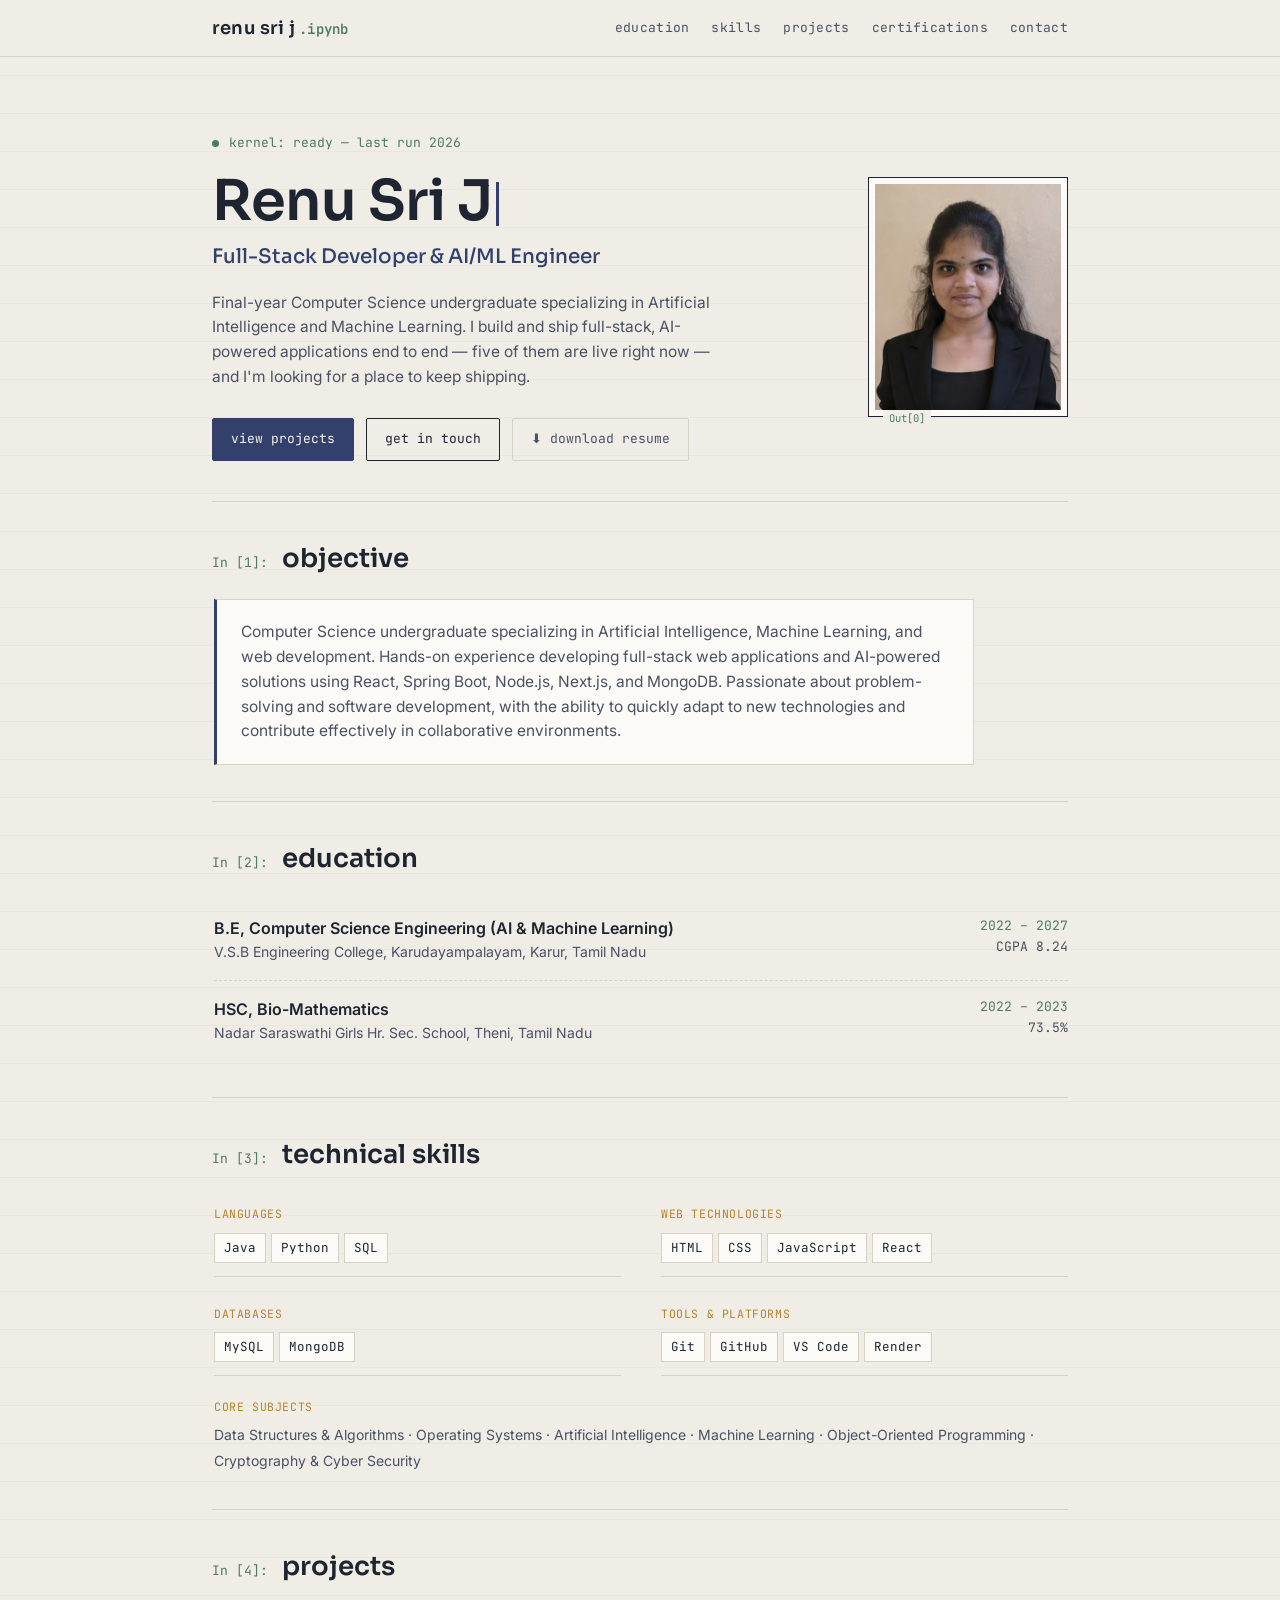
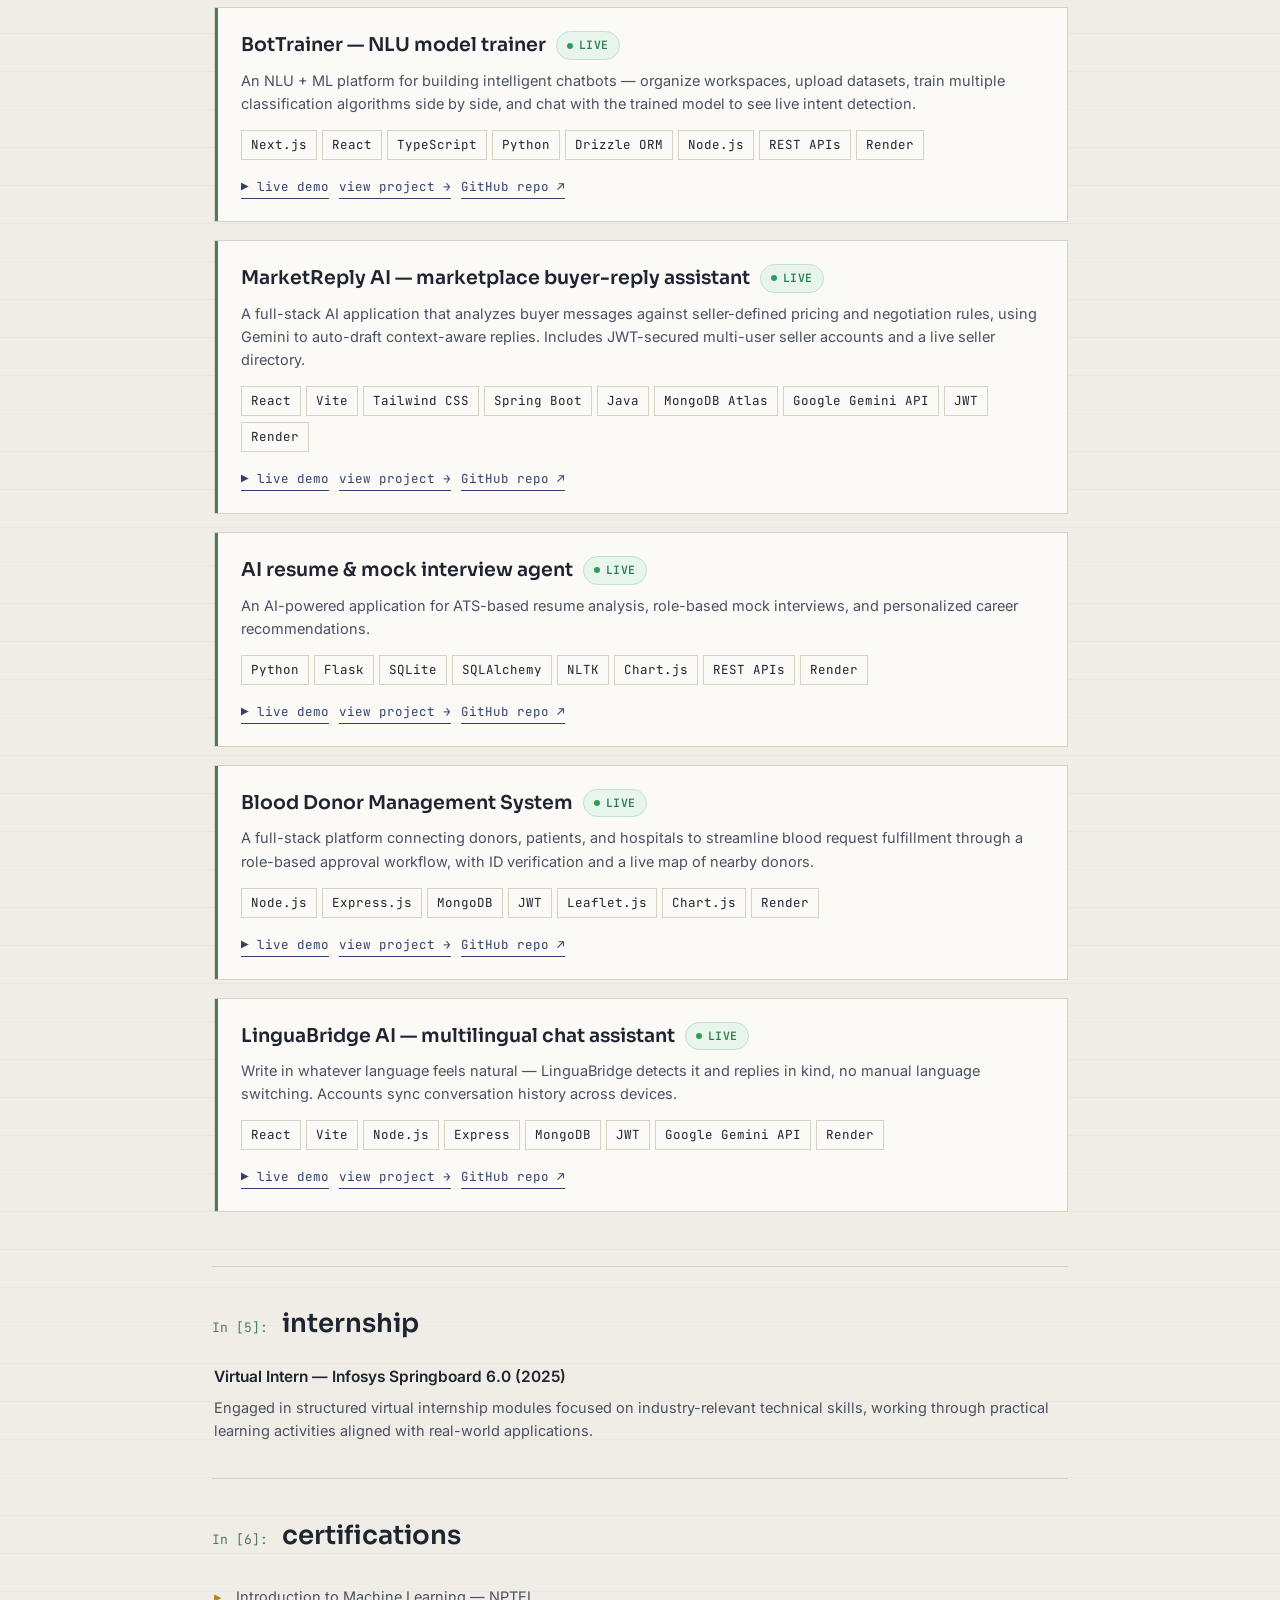
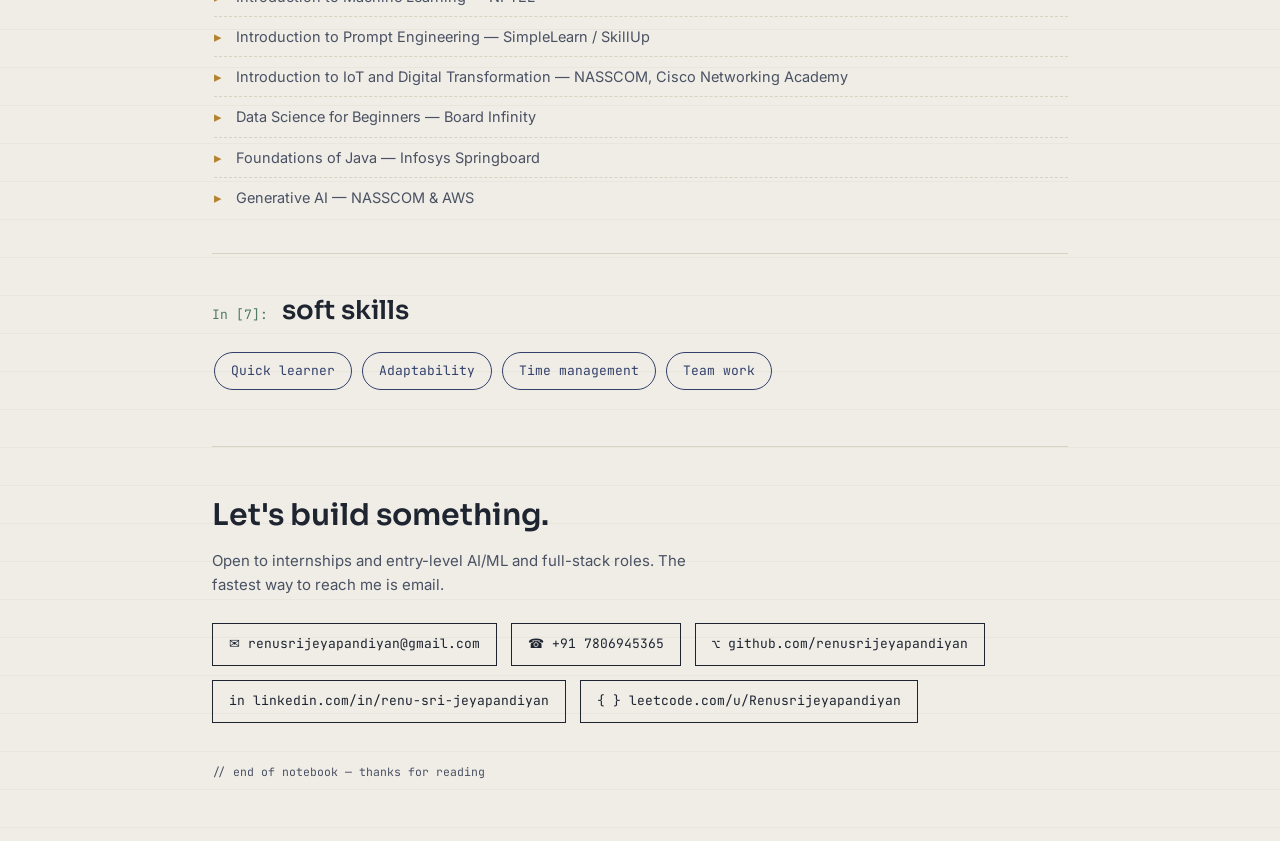
<file: index.html>
<!DOCTYPE html>
<html lang="en">
<head>
<meta charset="UTF-8">
<meta name="viewport" content="width=device-width, initial-scale=1.0">
<title>Renu Sri J — Full-Stack Developer &amp; AI/ML Engineer</title>
<link rel="preconnect" href="https://fonts.googleapis.com">
<link rel="preconnect" href="https://fonts.gstatic.com" crossorigin>
<link href="https://fonts.googleapis.com/css2?family=Sora:wght@500;600;700&family=JetBrains+Mono:wght@400;500;600&family=Inter:wght@400;500;600&display=swap" rel="stylesheet">
<link rel="stylesheet" href="styles.css">
</head>
<body>

<div class="topbar">
  <div class="wrap">
    <div class="brand">renu sri j <span class="mono">.ipynb</span></div>
    <nav>
      <a href="#education">education</a>
      <a href="#skills">skills</a>
      <a href="#projects">projects</a>
      <a href="#certs">certifications</a>
      <a href="#contact">contact</a>
    </nav>
  </div>
</div>

<div class="wrap">

  <section class="hero">
    <div class="hero-grid">
      <div>
        <div class="kicker"><span class="dot"></span>kernel: ready — last run 2026</div>
        <h1 class="name">Renu Sri J<span class="cursor"></span></h1>
        <div class="role">Full-Stack Developer &amp; AI/ML Engineer</div>
        <p class="tagline">Final-year Computer Science undergraduate specializing in Artificial Intelligence and Machine Learning. I build and ship full-stack, AI-powered applications end to end — five of them are live right now — and I'm looking for a place to keep shipping.</p>
        <div class="hero-actions">
          <a class="btn primary" href="#projects">view projects</a>
          <a class="btn" href="#contact">get in touch</a>
          <a class="btn ghost" href="Renu_Sri_J_Resume.pdf" download>⬇ download resume</a>
        </div>
      </div>
      <div class="portrait-frame">
        <img src="profile.png" alt="Portrait of Renu Sri J">
        <div class="portrait-tag mono">Out[0]</div>
      </div>
    </div>
  </section>

  <section class="cell reveal" id="objective">
    <div class="cell-head">
      <span class="cell-tag">In [1]:</span>
      <span class="cell-title">objective</span>
    </div>
    <div class="cell-body">
      <div class="objective-box">
        Computer Science undergraduate specializing in Artificial Intelligence, Machine Learning, and web development. Hands-on experience developing full-stack web applications and AI-powered solutions using React, Spring Boot, Node.js, Next.js, and MongoDB. Passionate about problem-solving and software development, with the ability to quickly adapt to new technologies and contribute effectively in collaborative environments.
      </div>
    </div>
  </section>

  <section class="cell reveal" id="education">
    <div class="cell-head">
      <span class="cell-tag">In [2]:</span>
      <span class="cell-title">education</span>
    </div>
    <div class="cell-body">
      <div class="edu-item">
        <div>
          <div class="edu-degree">B.E, Computer Science Engineering (AI &amp; Machine Learning)</div>
          <div class="edu-school">V.S.B Engineering College, Karudayampalayam, Karur, Tamil Nadu</div>
        </div>
        <div>
          <div class="edu-year">2022 – 2027</div>
          <div class="edu-score">CGPA 8.24</div>
        </div>
      </div>
      <div class="edu-item">
        <div>
          <div class="edu-degree">HSC, Bio-Mathematics</div>
          <div class="edu-school">Nadar Saraswathi Girls Hr. Sec. School, Theni, Tamil Nadu</div>
        </div>
        <div>
          <div class="edu-year">2022 – 2023</div>
          <div class="edu-score">73.5%</div>
        </div>
      </div>
    </div>
  </section>

  <section class="cell reveal" id="skills">
    <div class="cell-head">
      <span class="cell-tag">In [3]:</span>
      <span class="cell-title">technical skills</span>
    </div>
    <div class="cell-body">
      <div class="skills-grid">
        <div class="skill-row">
          <span class="skill-label">Languages</span>
          <span class="tag">Java</span><span class="tag">Python</span><span class="tag">SQL</span>
        </div>
        <div class="skill-row">
          <span class="skill-label">Web technologies</span>
          <span class="tag">HTML</span><span class="tag">CSS</span><span class="tag">JavaScript</span><span class="tag">React</span>
        </div>
        <div class="skill-row">
          <span class="skill-label">Databases</span>
          <span class="tag">MySQL</span><span class="tag">MongoDB</span>
        </div>
        <div class="skill-row">
          <span class="skill-label">Tools &amp; platforms</span>
          <span class="tag">Git</span><span class="tag">GitHub</span><span class="tag">VS Code</span><span class="tag">Render</span>
        </div>
      </div>
      <div style="margin-top:22px;">
        <span class="skill-label">Core subjects</span>
        <div class="core-subjects">Data Structures &amp; Algorithms · Operating Systems · Artificial Intelligence · Machine Learning · Object-Oriented Programming · Cryptography &amp; Cyber Security</div>
      </div>
    </div>
  </section>

  <section class="cell reveal" id="projects">
    <div class="cell-head">
      <span class="cell-tag">In [4]:</span>
      <span class="cell-title">projects</span>
    </div>
    <div class="cell-body">

      <div class="project">
        <div class="project-name"><a href="projects/bottrainer.html">BotTrainer — NLU model trainer</a> <span class="live-badge"><span class="dot"></span>Live</span></div>
        <div class="project-desc">An NLU + ML platform for building intelligent chatbots — organize workspaces, upload datasets, train multiple classification algorithms side by side, and chat with the trained model to see live intent detection.</div>
        <div class="stack">
          <span class="tag">Next.js</span><span class="tag">React</span><span class="tag">TypeScript</span><span class="tag">Python</span><span class="tag">Drizzle ORM</span><span class="tag">Node.js</span><span class="tag">REST APIs</span><span class="tag">Render</span>
        </div>
        <div class="project-links">
          <a href="https://nlubottrainer.onrender.com/" target="_blank" rel="noopener">▶ live demo</a>
          <a href="projects/bottrainer.html">view project →</a>
          <a href="https://github.com/renusrijeyapandiyan/NLUBOTTRAINER.git" target="_blank" rel="noopener">GitHub repo ↗</a>
        </div>
      </div>

      <div class="project">
        <div class="project-name"><a href="projects/marketreply-ai.html">MarketReply AI — marketplace buyer-reply assistant</a> <span class="live-badge"><span class="dot"></span>Live</span></div>
        <div class="project-desc">A full-stack AI application that analyzes buyer messages against seller-defined pricing and negotiation rules, using Gemini to auto-draft context-aware replies. Includes JWT-secured multi-user seller accounts and a live seller directory.</div>
        <div class="stack">
          <span class="tag">React</span><span class="tag">Vite</span><span class="tag">Tailwind CSS</span><span class="tag">Spring Boot</span><span class="tag">Java</span><span class="tag">MongoDB Atlas</span><span class="tag">Google Gemini API</span><span class="tag">JWT</span><span class="tag">Render</span>
        </div>
        <div class="project-links">
          <a href="https://marketreply-ai-frontend.onrender.com/" target="_blank" rel="noopener">▶ live demo</a>
          <a href="projects/marketreply-ai.html">view project →</a>
          <a href="https://github.com/renusrijeyapandiyan/marketreply-ai.git" target="_blank" rel="noopener">GitHub repo ↗</a>
        </div>
      </div>

      <div class="project">
        <div class="project-name"><a href="projects/resume-agent.html">AI resume &amp; mock interview agent</a> <span class="live-badge"><span class="dot"></span>Live</span></div>
        <div class="project-desc">An AI-powered application for ATS-based resume analysis, role-based mock interviews, and personalized career recommendations.</div>
        <div class="stack">
          <span class="tag">Python</span><span class="tag">Flask</span><span class="tag">SQLite</span><span class="tag">SQLAlchemy</span><span class="tag">NLTK</span><span class="tag">Chart.js</span><span class="tag">REST APIs</span><span class="tag">Render</span>
        </div>
        <div class="project-links">
          <a href="https://ai-resume-mock-interview-agent.onrender.com" target="_blank" rel="noopener">▶ live demo</a>
          <a href="projects/resume-agent.html">view project →</a>
          <a href="https://github.com/renusrijeyapandiyan/AI-Resume-Mock-Interview-Agent.git" target="_blank" rel="noopener">GitHub repo ↗</a>
        </div>
      </div>

      <div class="project">
        <div class="project-name"><a href="projects/blood-donor.html">Blood Donor Management System</a> <span class="live-badge"><span class="dot"></span>Live</span></div>
        <div class="project-desc">A full-stack platform connecting donors, patients, and hospitals to streamline blood request fulfillment through a role-based approval workflow, with ID verification and a live map of nearby donors.</div>
        <div class="stack">
          <span class="tag">Node.js</span><span class="tag">Express.js</span><span class="tag">MongoDB</span><span class="tag">JWT</span><span class="tag">Leaflet.js</span><span class="tag">Chart.js</span><span class="tag">Render</span>
        </div>
        <div class="project-links">
          <a href="https://blood-donor-management-system-g5vr.onrender.com/" target="_blank" rel="noopener">▶ live demo</a>
          <a href="projects/blood-donor.html">view project →</a>
          <a href="https://github.com/renusrijeyapandiyan/Blood-Donor-Management-System" target="_blank" rel="noopener">GitHub repo ↗</a>
        </div>
      </div>

      <div class="project">
        <div class="project-name"><a href="projects/linguabridge-ai.html">LinguaBridge AI — multilingual chat assistant</a> <span class="live-badge"><span class="dot"></span>Live</span></div>
        <div class="project-desc">Write in whatever language feels natural — LinguaBridge detects it and replies in kind, no manual language switching. Accounts sync conversation history across devices.</div>
        <div class="stack">
          <span class="tag">React</span><span class="tag">Vite</span><span class="tag">Node.js</span><span class="tag">Express</span><span class="tag">MongoDB</span><span class="tag">JWT</span><span class="tag">Google Gemini API</span><span class="tag">Render</span>
        </div>
        <div class="project-links">
          <a href="https://linguabridgeai.onrender.com" target="_blank" rel="noopener">▶ live demo</a>
          <a href="projects/linguabridge-ai.html">view project →</a>
          <a href="https://github.com/renusrijeyapandiyan/LINGUABRIDGE-AI" target="_blank" rel="noopener">GitHub repo ↗</a>
        </div>
      </div>

    </div>
  </section>

  <section class="cell reveal">
    <div class="cell-head">
      <span class="cell-tag">In [5]:</span>
      <span class="cell-title">internship</span>
    </div>
    <div class="cell-body intern-item">
      <div class="intern-role">Virtual Intern — Infosys Springboard 6.0 (2025)</div>
      <p style="margin-top:6px;">Engaged in structured virtual internship modules focused on industry-relevant technical skills, working through practical learning activities aligned with real-world applications.</p>
    </div>
  </section>

  <section class="cell reveal" id="certs">
    <div class="cell-head">
      <span class="cell-tag">In [6]:</span>
      <span class="cell-title">certifications</span>
    </div>
    <div class="cell-body">
      <ul class="certs">
        <li>Introduction to Machine Learning — NPTEL</li>
        <li>Introduction to Prompt Engineering — SimpleLearn / SkillUp</li>
        <li>Introduction to IoT and Digital Transformation — NASSCOM, Cisco Networking Academy</li>
        <li>Data Science for Beginners — Board Infinity</li>
        <li>Foundations of Java — Infosys Springboard</li>
        <li>Generative AI — NASSCOM &amp; AWS</li>
      </ul>
    </div>
  </section>

  <section class="cell reveal">
    <div class="cell-head">
      <span class="cell-tag">In [7]:</span>
      <span class="cell-title">soft skills</span>
    </div>
    <div class="cell-body">
      <div class="soft-row">
        <span class="soft-pill">Quick learner</span>
        <span class="soft-pill">Adaptability</span>
        <span class="soft-pill">Time management</span>
        <span class="soft-pill">Team work</span>
      </div>
    </div>
  </section>

  <footer id="contact" class="reveal">
    <div class="contact-title">Let's build something.</div>
    <p class="contact-sub">Open to internships and entry-level AI/ML and full-stack roles. The fastest way to reach me is email.</p>
    <div class="contact-links">
      <a href="mailto:renusrijeyapandiyan@gmail.com">✉ renusrijeyapandiyan@gmail.com</a>
      <a href="tel:+917806945365">☎ +91 7806945365</a>
      <a href="https://github.com/renusrijeyapandiyan" target="_blank" rel="noopener">⌥ github.com/renusrijeyapandiyan</a>
      <a href="https://linkedin.com/in/renu-sri-jeyapandiyan-b62895346/" target="_blank" rel="noopener">in linkedin.com/in/renu-sri-jeyapandiyan</a>
      <a href="https://leetcode.com/u/Renusrijeyapandiyan/" target="_blank" rel="noopener">{ } leetcode.com/u/Renusrijeyapandiyan</a>
    </div>
    <div class="foot-note">// end of notebook — thanks for reading</div>
  </footer>

</div>

<script>
  const els = document.querySelectorAll('.reveal');
  const io = new IntersectionObserver((entries) => {
    entries.forEach(e => { if(e.isIntersecting){ e.target.classList.add('show'); io.unobserve(e.target); } });
  }, { threshold: 0.12 });
  els.forEach(el => io.observe(el));
</script>

</body>
</html>
</file>
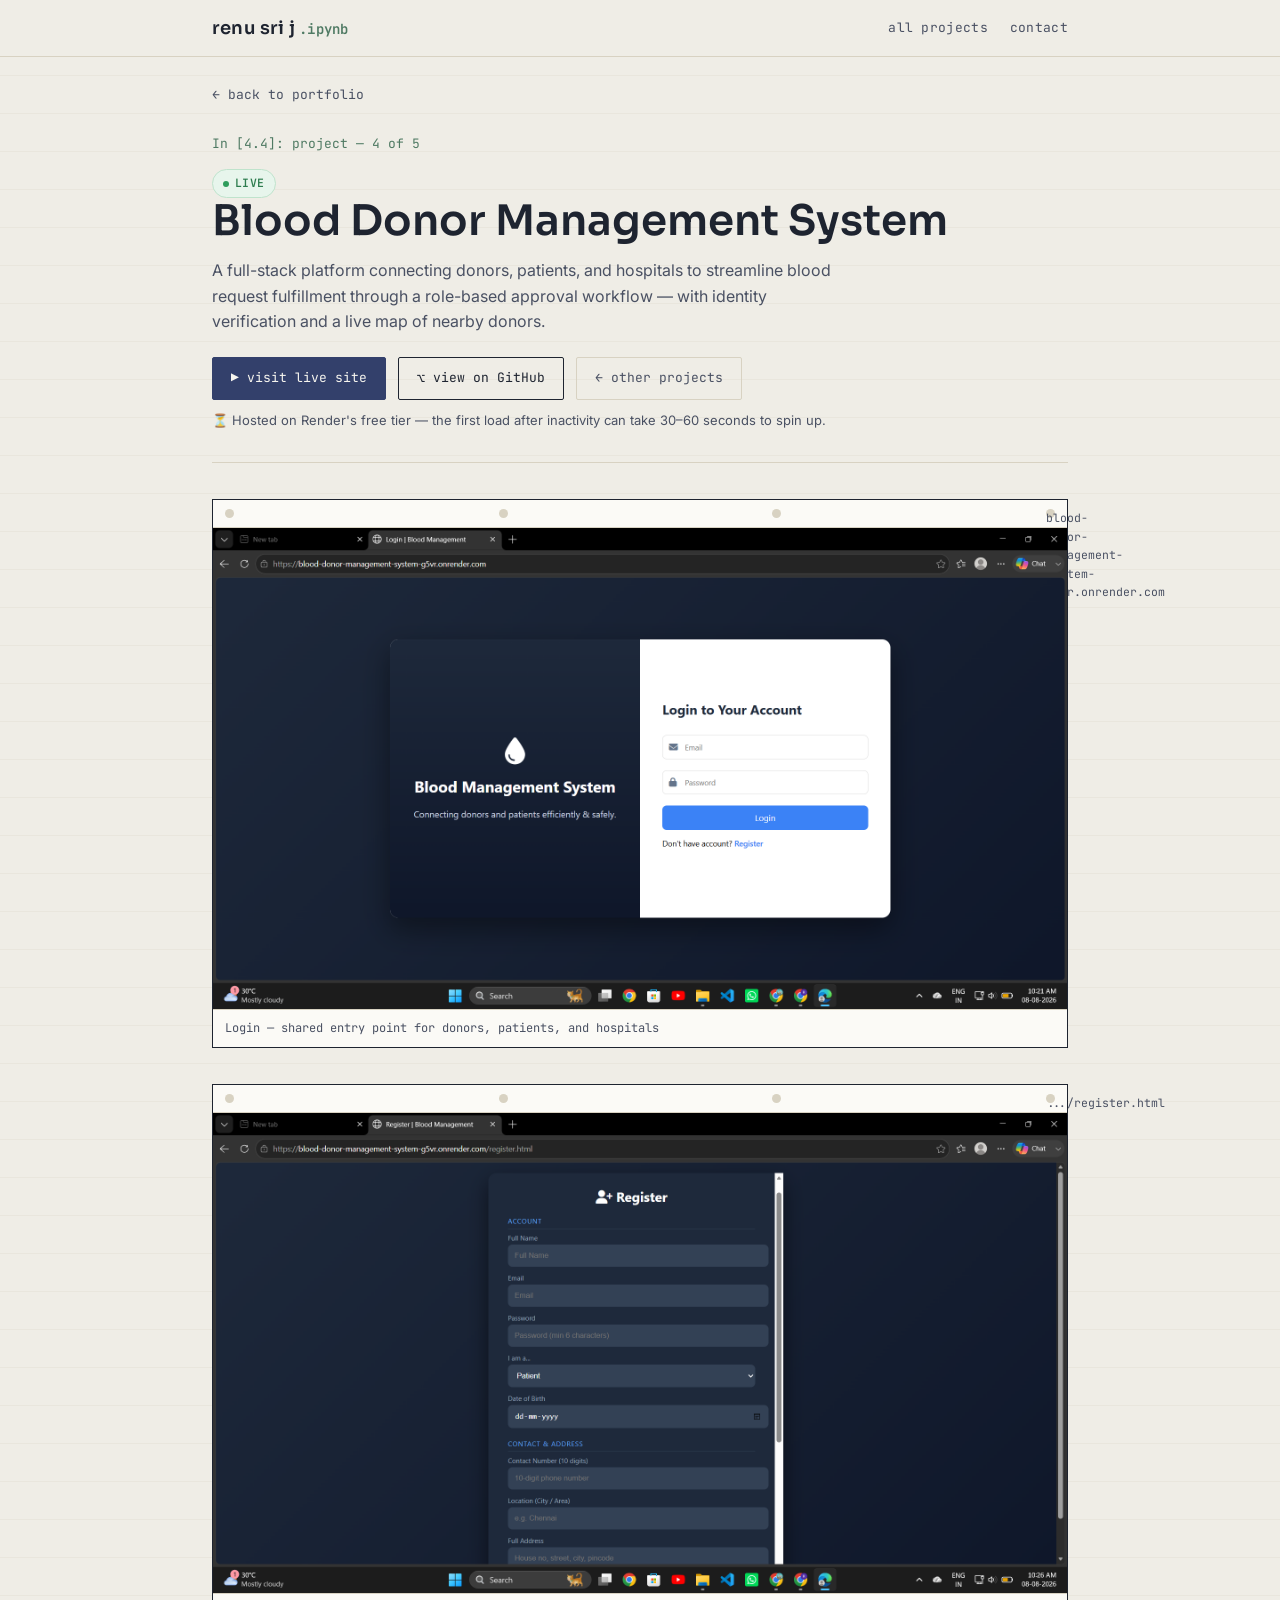
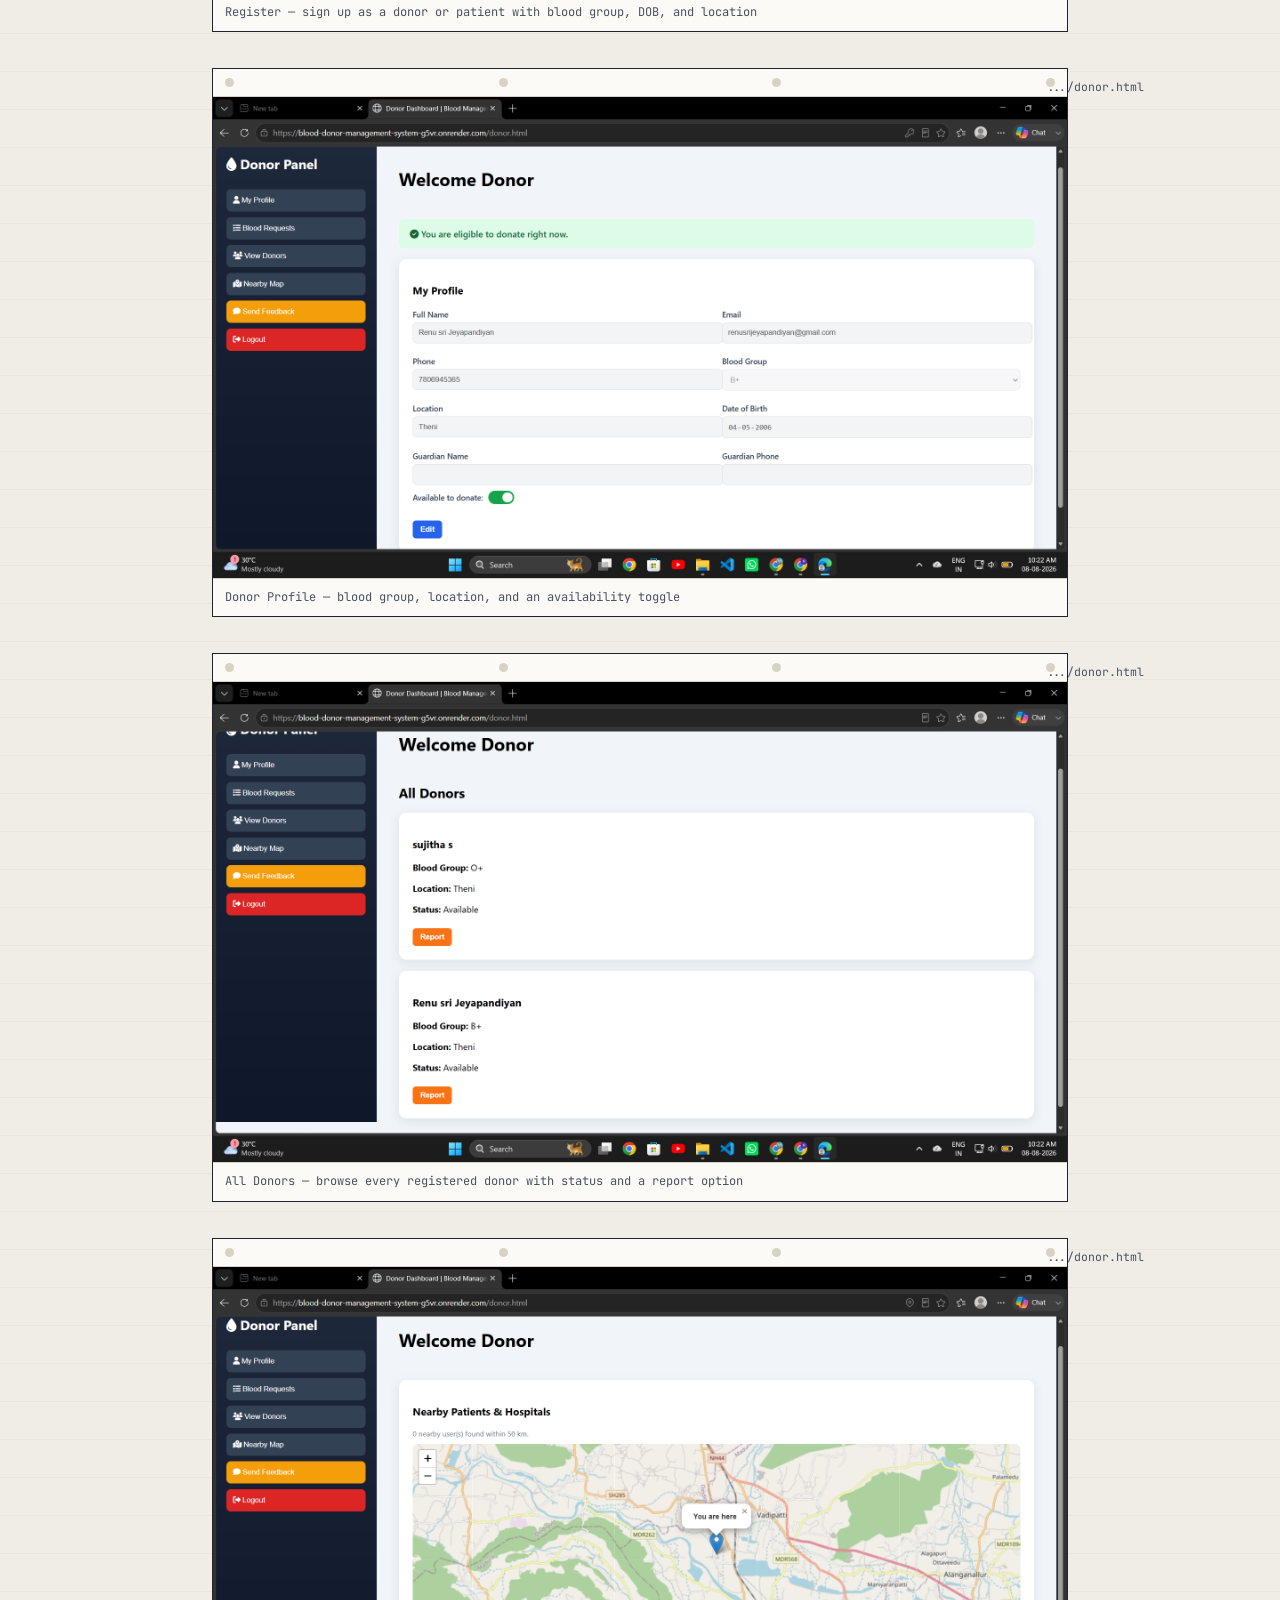
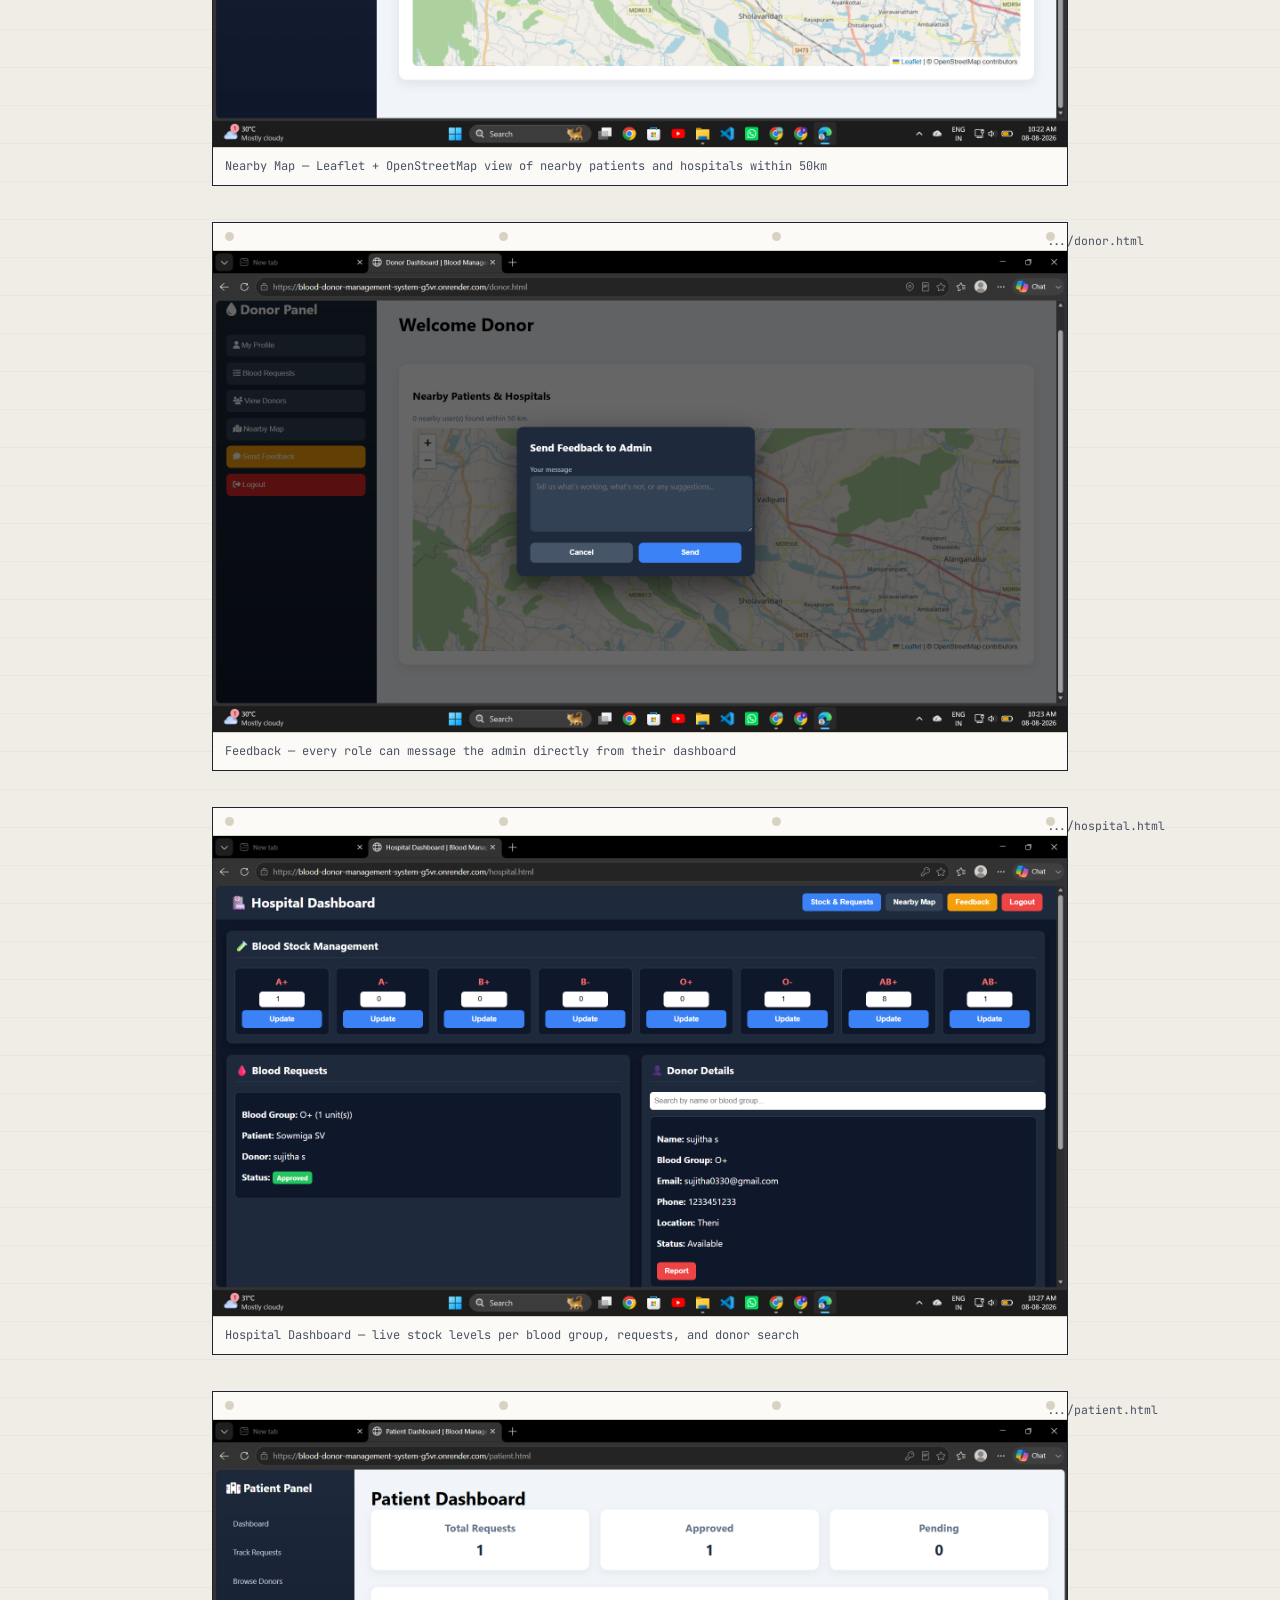
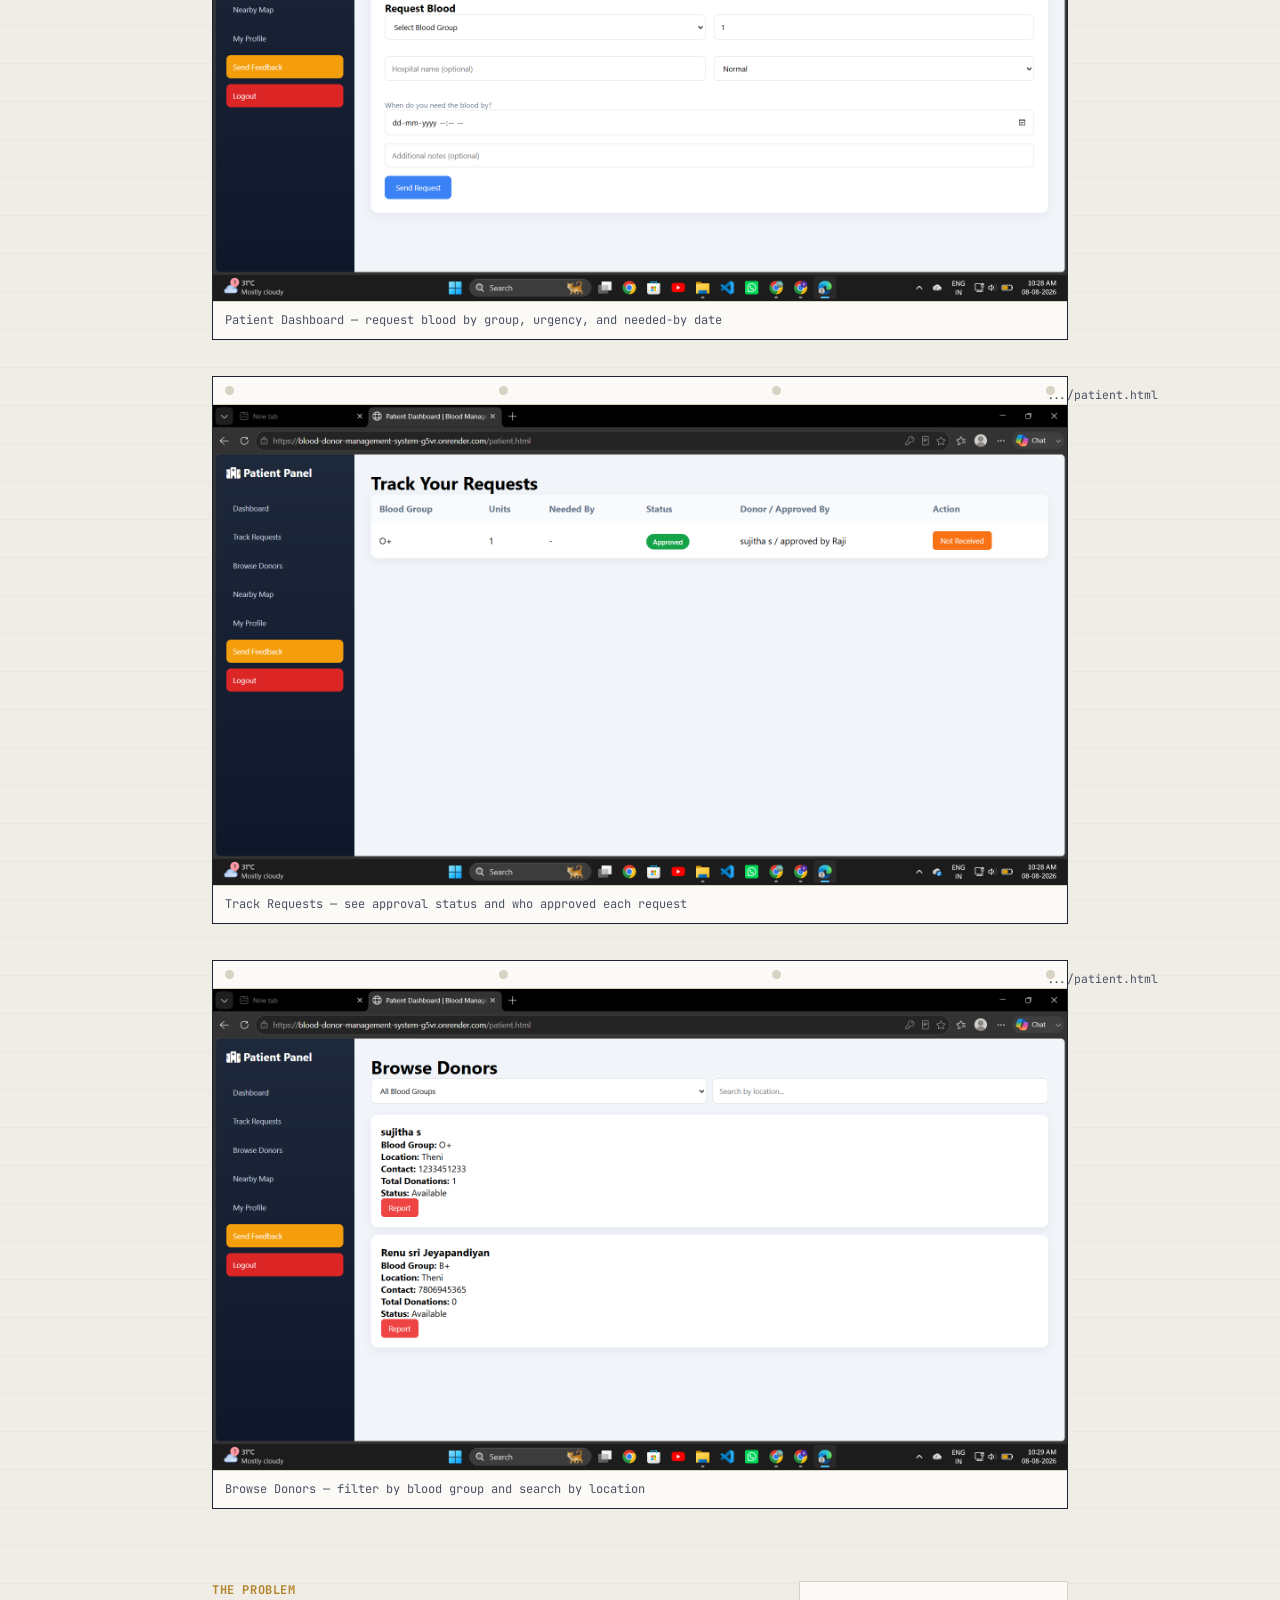
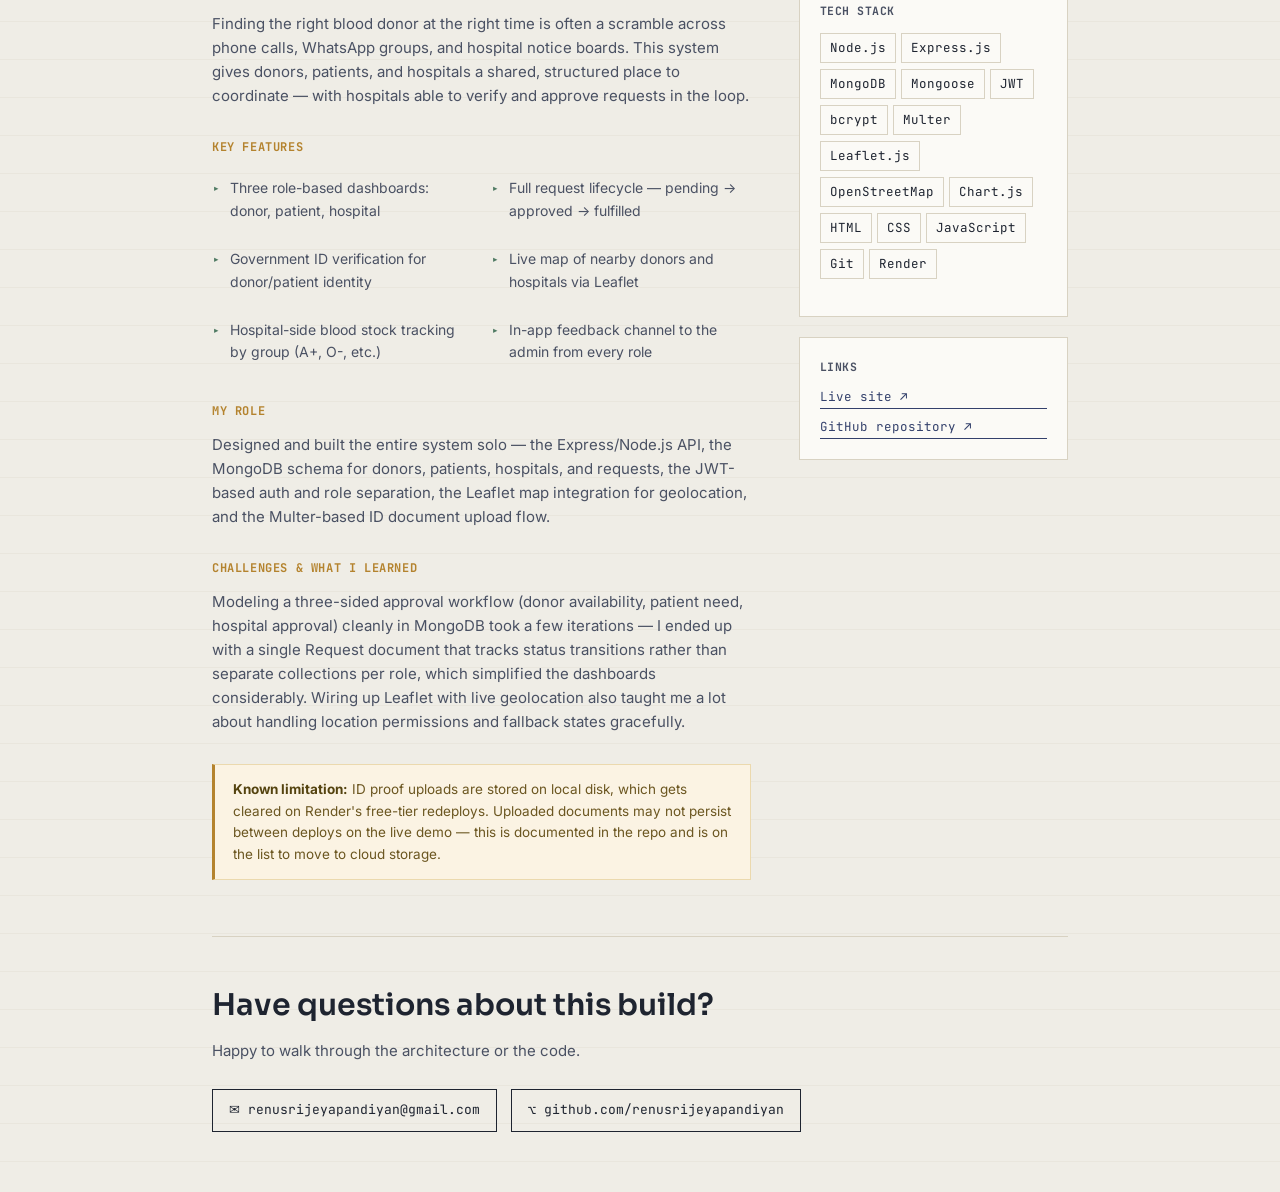
<file: projects/blood-donor.html>
<!DOCTYPE html>
<html lang="en">
<head>
<meta charset="UTF-8">
<meta name="viewport" content="width=device-width, initial-scale=1.0">
<title>Blood Donor Management System — Renu Sri J</title>
<link rel="preconnect" href="https://fonts.googleapis.com">
<link rel="preconnect" href="https://fonts.gstatic.com" crossorigin>
<link href="https://fonts.googleapis.com/css2?family=Sora:wght@500;600;700&family=JetBrains+Mono:wght@400;500;600&family=Inter:wght@400;500;600&display=swap" rel="stylesheet">
<link rel="stylesheet" href="../styles.css">
</head>
<body>

<div class="topbar">
  <div class="wrap">
    <a class="brand" href="../index.html">renu sri j <span class="mono">.ipynb</span></a>
    <nav>
      <a href="../index.html#projects">all projects</a>
      <a href="../index.html#contact">contact</a>
    </nav>
  </div>
</div>

<div class="wrap">

  <a class="back-link" href="../index.html">← back to portfolio</a>

  <section class="detail-hero reveal">
    <div class="detail-tag mono">In [4.4]: project — 4 of 5</div>
    <span class="live-badge"><span class="dot"></span>Live</span>
    <h1 class="detail-title">Blood Donor Management System</h1>
    <p class="detail-summary">A full-stack platform connecting donors, patients, and hospitals to streamline blood request fulfillment through a role-based approval workflow — with identity verification and a live map of nearby donors.</p>
    <div class="detail-actions">
      <a class="btn primary" href="https://blood-donor-management-system-g5vr.onrender.com/" target="_blank" rel="noopener">▶ visit live site</a>
      <a class="btn" href="https://github.com/renusrijeyapandiyan/Blood-Donor-Management-System" target="_blank" rel="noopener">⌥ view on GitHub</a>
      <a class="btn ghost" href="../index.html#projects">← other projects</a>
    </div>
    <p class="cred-note">⏳ Hosted on Render's free tier — the first load after inactivity can take 30–60 seconds to spin up.</p>
  </section>

  <div class="shot-frame reveal">
    <div class="shot-bar"><span></span><span></span><span></span><span class="shot-url mono">blood-donor-management-system-g5vr.onrender.com</span></div>
    <div class="shot-placeholder">
      <img src="blood-donor-shots/login.png" alt="Blood Management System login page">
    </div>
    <div class="shot-caption mono">Login — shared entry point for donors, patients, and hospitals</div>
  </div>

  <div class="shot-frame reveal">
    <div class="shot-bar"><span></span><span></span><span></span><span class="shot-url mono">.../register.html</span></div>
    <div class="shot-placeholder">
      <img src="blood-donor-shots/register.png" alt="Registration form for a new patient or donor account">
    </div>
    <div class="shot-caption mono">Register — sign up as a donor or patient with blood group, DOB, and location</div>
  </div>

  <div class="shot-frame reveal">
    <div class="shot-bar"><span></span><span></span><span></span><span class="shot-url mono">.../donor.html</span></div>
    <div class="shot-placeholder">
      <img src="blood-donor-shots/donor-profile.png" alt="Donor profile page showing blood group, location, and availability toggle">
    </div>
    <div class="shot-caption mono">Donor Profile — blood group, location, and an availability toggle</div>
  </div>

  <div class="shot-frame reveal">
    <div class="shot-bar"><span></span><span></span><span></span><span class="shot-url mono">.../donor.html</span></div>
    <div class="shot-placeholder">
      <img src="blood-donor-shots/donor-alldonors.png" alt="List of all registered donors with blood group and status">
    </div>
    <div class="shot-caption mono">All Donors — browse every registered donor with status and a report option</div>
  </div>

  <div class="shot-frame reveal">
    <div class="shot-bar"><span></span><span></span><span></span><span class="shot-url mono">.../donor.html</span></div>
    <div class="shot-placeholder">
      <img src="blood-donor-shots/donor-map.png" alt="Nearby patients and hospitals shown on a Leaflet map">
    </div>
    <div class="shot-caption mono">Nearby Map — Leaflet + OpenStreetMap view of nearby patients and hospitals within 50km</div>
  </div>

  <div class="shot-frame reveal">
    <div class="shot-bar"><span></span><span></span><span></span><span class="shot-url mono">.../donor.html</span></div>
    <div class="shot-placeholder">
      <img src="blood-donor-shots/donor-feedback.png" alt="Feedback modal for sending a message to the admin">
    </div>
    <div class="shot-caption mono">Feedback — every role can message the admin directly from their dashboard</div>
  </div>

  <div class="shot-frame reveal">
    <div class="shot-bar"><span></span><span></span><span></span><span class="shot-url mono">.../hospital.html</span></div>
    <div class="shot-placeholder">
      <img src="blood-donor-shots/hospital-dashboard.png" alt="Hospital dashboard with blood stock levels by group and pending requests">
    </div>
    <div class="shot-caption mono">Hospital Dashboard — live stock levels per blood group, requests, and donor search</div>
  </div>

  <div class="shot-frame reveal">
    <div class="shot-bar"><span></span><span></span><span></span><span class="shot-url mono">.../patient.html</span></div>
    <div class="shot-placeholder">
      <img src="blood-donor-shots/patient-request.png" alt="Patient dashboard with a form to request blood by group and urgency">
    </div>
    <div class="shot-caption mono">Patient Dashboard — request blood by group, urgency, and needed-by date</div>
  </div>

  <div class="shot-frame reveal">
    <div class="shot-bar"><span></span><span></span><span></span><span class="shot-url mono">.../patient.html</span></div>
    <div class="shot-placeholder">
      <img src="blood-donor-shots/patient-track.png" alt="Track requests table showing status and approving donor">
    </div>
    <div class="shot-caption mono">Track Requests — see approval status and who approved each request</div>
  </div>

  <div class="shot-frame reveal">
    <div class="shot-bar"><span></span><span></span><span></span><span class="shot-url mono">.../patient.html</span></div>
    <div class="shot-placeholder">
      <img src="blood-donor-shots/patient-browse-donors.png" alt="Browse donors filtered by blood group and location">
    </div>
    <div class="shot-caption mono">Browse Donors — filter by blood group and search by location</div>
  </div>

  <div class="detail-grid reveal">
    <div>
      <div class="detail-block">
        <h3>The problem</h3>
        <p>Finding the right blood donor at the right time is often a scramble across phone calls, WhatsApp groups, and hospital notice boards. This system gives donors, patients, and hospitals a shared, structured place to coordinate — with hospitals able to verify and approve requests in the loop.</p>
      </div>
      <div class="detail-block">
        <h3>Key features</h3>
        <div class="feature-grid">
          <div class="feature-item"><span class="fi-mark">▸</span>Three role-based dashboards: donor, patient, hospital</div>
          <div class="feature-item"><span class="fi-mark">▸</span>Full request lifecycle — pending → approved → fulfilled</div>
          <div class="feature-item"><span class="fi-mark">▸</span>Government ID verification for donor/patient identity</div>
          <div class="feature-item"><span class="fi-mark">▸</span>Live map of nearby donors and hospitals via Leaflet</div>
          <div class="feature-item"><span class="fi-mark">▸</span>Hospital-side blood stock tracking by group (A+, O-, etc.)</div>
          <div class="feature-item"><span class="fi-mark">▸</span>In-app feedback channel to the admin from every role</div>
        </div>
      </div>
      <div class="detail-block">
        <h3>My role</h3>
        <p>Designed and built the entire system solo — the Express/Node.js API, the MongoDB schema for donors, patients, hospitals, and requests, the JWT-based auth and role separation, the Leaflet map integration for geolocation, and the Multer-based ID document upload flow.</p>
      </div>
      <div class="detail-block">
        <h3>Challenges &amp; what I learned</h3>
        <p>Modeling a three-sided approval workflow (donor availability, patient need, hospital approval) cleanly in MongoDB took a few iterations — I ended up with a single Request document that tracks status transitions rather than separate collections per role, which simplified the dashboards considerably. Wiring up Leaflet with live geolocation also taught me a lot about handling location permissions and fallback states gracefully.</p>
      </div>
      <div class="callout">
        <strong>Known limitation:</strong> ID proof uploads are stored on local disk, which gets cleared on Render's free-tier redeploys. Uploaded documents may not persist between deploys on the live demo — this is documented in the repo and is on the list to move to cloud storage.
      </div>
    </div>
    <div>
      <div class="side-card">
        <h4>Tech stack</h4>
        <div class="stack">
          <span class="tag">Node.js</span><span class="tag">Express.js</span><span class="tag">MongoDB</span><span class="tag">Mongoose</span><span class="tag">JWT</span><span class="tag">bcrypt</span><span class="tag">Multer</span><span class="tag">Leaflet.js</span><span class="tag">OpenStreetMap</span><span class="tag">Chart.js</span><span class="tag">HTML</span><span class="tag">CSS</span><span class="tag">JavaScript</span><span class="tag">Git</span><span class="tag">Render</span>
        </div>
      </div>
      <div class="side-card">
        <h4>Links</h4>
        <div class="project-links" style="flex-direction:column; gap:8px;">
          <a href="https://blood-donor-management-system-g5vr.onrender.com/" target="_blank" rel="noopener">Live site ↗</a>
          <a href="https://github.com/renusrijeyapandiyan/Blood-Donor-Management-System" target="_blank" rel="noopener">GitHub repository ↗</a>
        </div>
      </div>
    </div>
  </div>

  <footer class="reveal">
    <div class="contact-title">Have questions about this build?</div>
    <p class="contact-sub">Happy to walk through the architecture or the code.</p>
    <div class="contact-links">
      <a href="mailto:renusrijeyapandiyan@gmail.com">✉ renusrijeyapandiyan@gmail.com</a>
      <a href="https://github.com/renusrijeyapandiyan" target="_blank" rel="noopener">⌥ github.com/renusrijeyapandiyan</a>
    </div>
  </footer>

</div>

<script>
  const els = document.querySelectorAll('.reveal');
  const io = new IntersectionObserver((entries) => {
    entries.forEach(e => { if(e.isIntersecting){ e.target.classList.add('show'); io.unobserve(e.target); } });
  }, { threshold: 0.12 });
  els.forEach(el => io.observe(el));
</script>

</body>
</html>
</file>
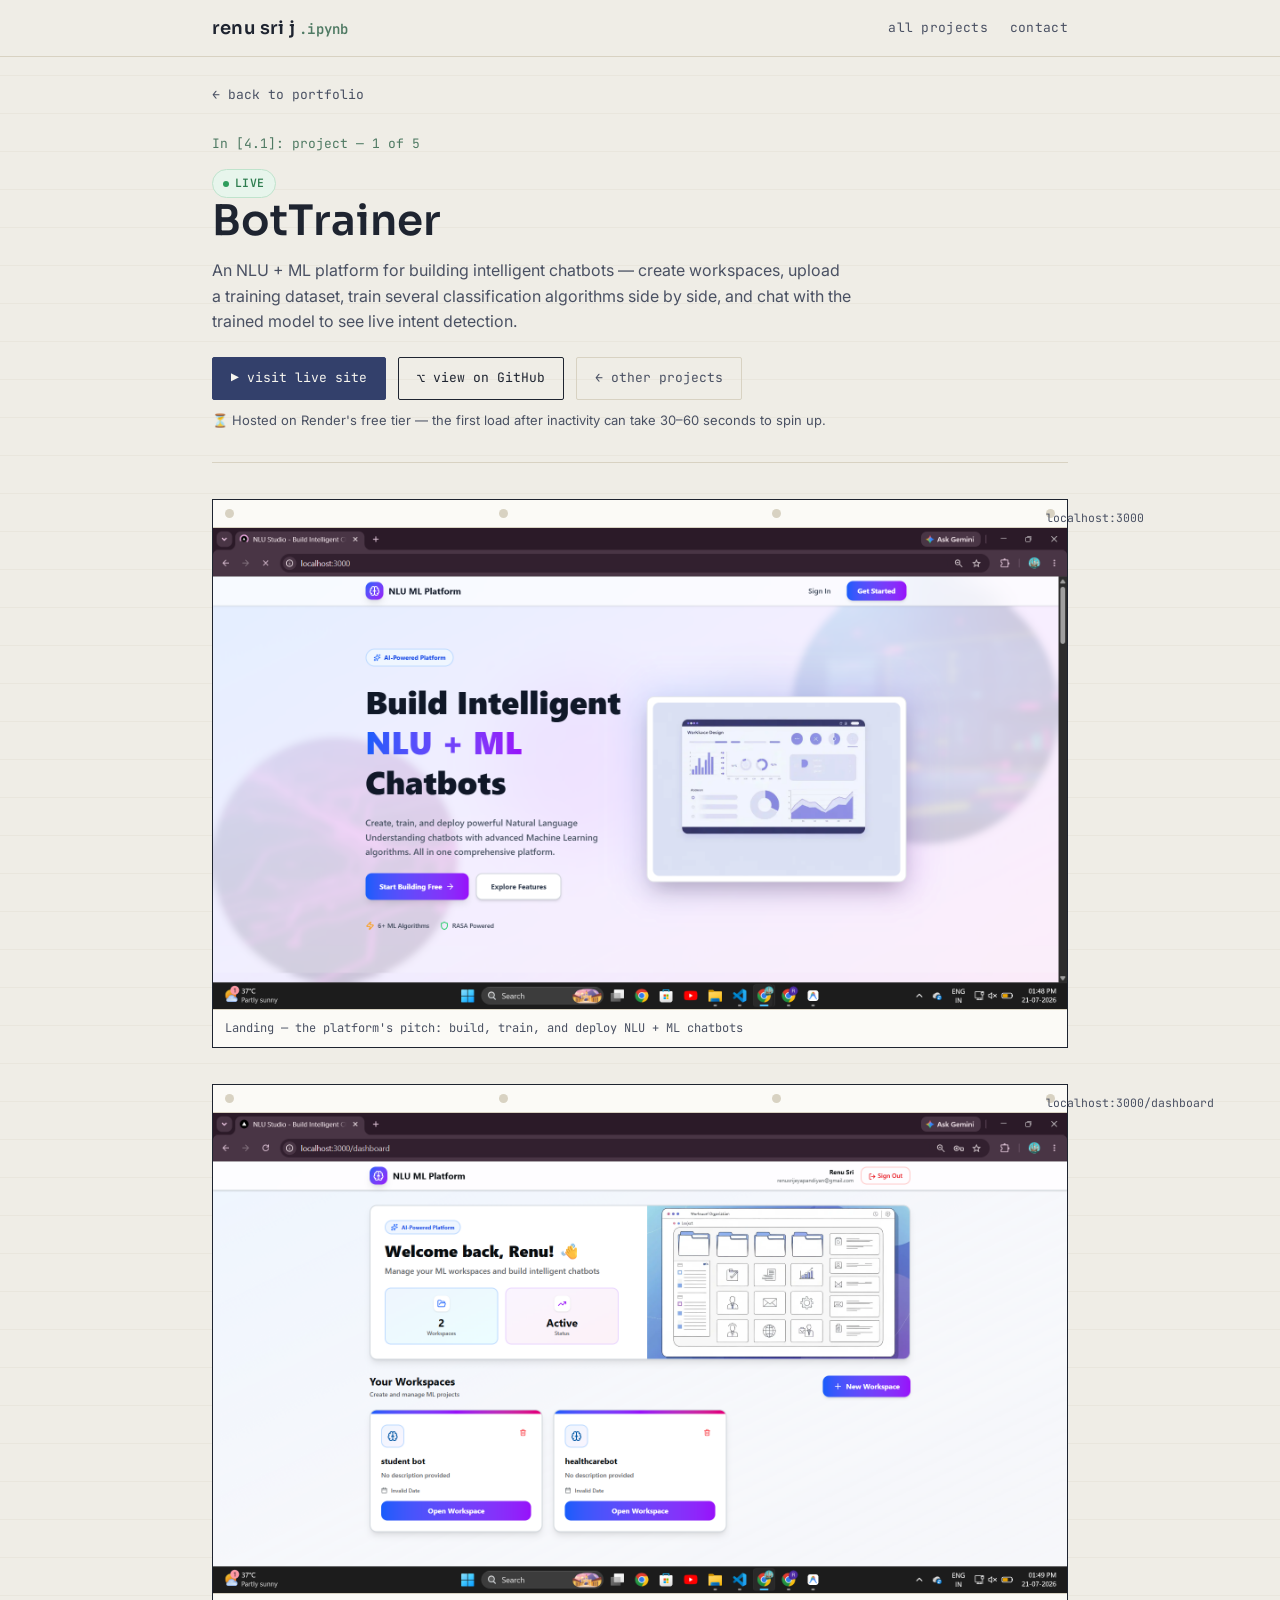
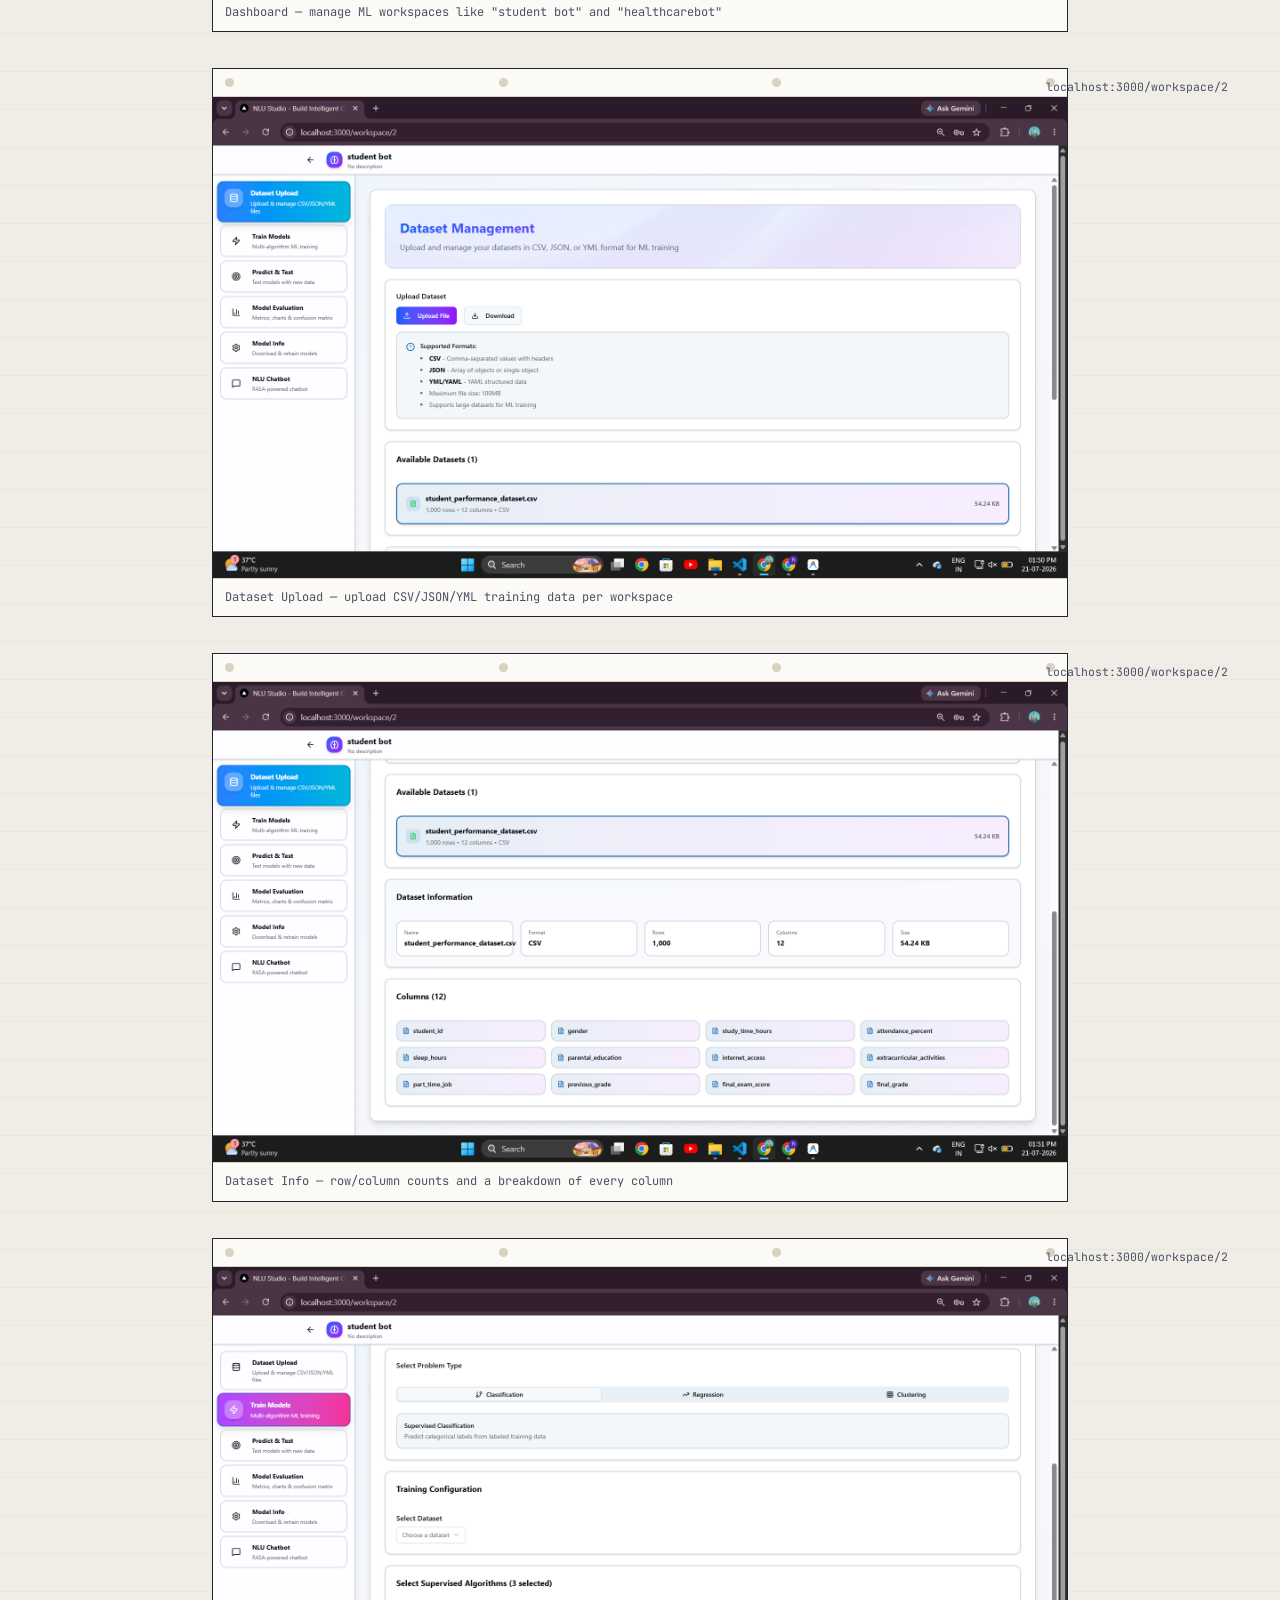
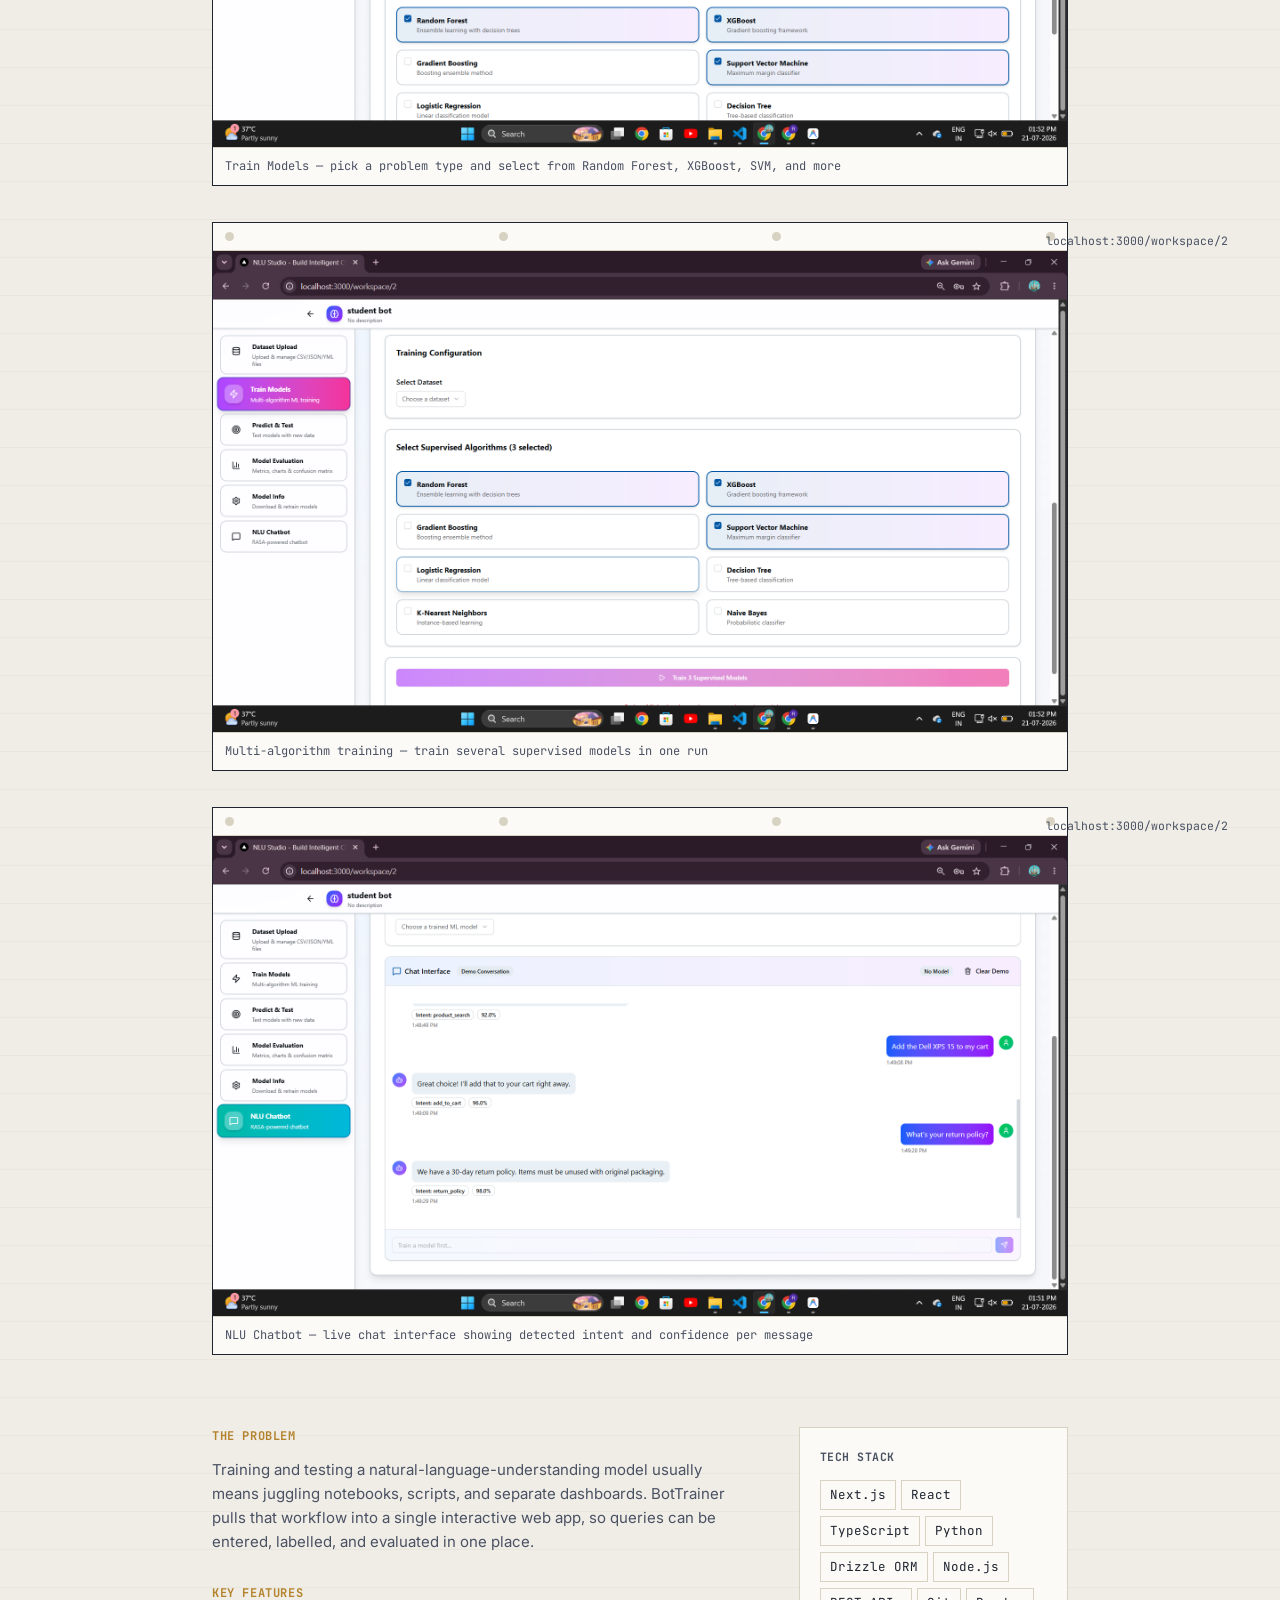
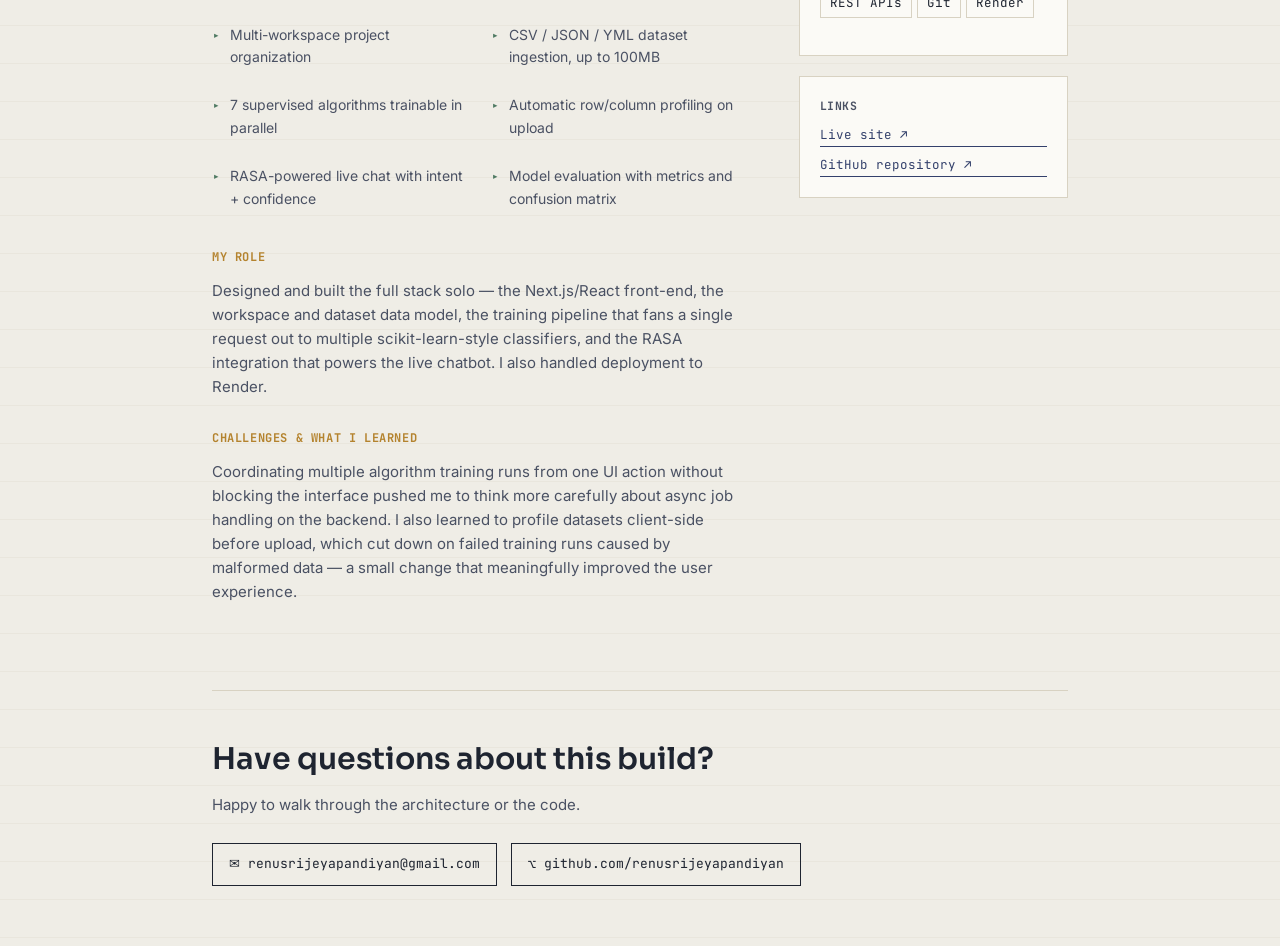
<file: projects/bottrainer.html>
<!DOCTYPE html>
<html lang="en">
<head>
<meta charset="UTF-8">
<meta name="viewport" content="width=device-width, initial-scale=1.0">
<title>BotTrainer — Renu Sri J</title>
<link rel="preconnect" href="https://fonts.googleapis.com">
<link rel="preconnect" href="https://fonts.gstatic.com" crossorigin>
<link href="https://fonts.googleapis.com/css2?family=Sora:wght@500;600;700&family=JetBrains+Mono:wght@400;500;600&family=Inter:wght@400;500;600&display=swap" rel="stylesheet">
<link rel="stylesheet" href="../styles.css">
</head>
<body>

<div class="topbar">
  <div class="wrap">
    <a class="brand" href="../index.html">renu sri j <span class="mono">.ipynb</span></a>
    <nav>
      <a href="../index.html#projects">all projects</a>
      <a href="../index.html#contact">contact</a>
    </nav>
  </div>
</div>

<div class="wrap">

  <a class="back-link" href="../index.html">← back to portfolio</a>

  <section class="detail-hero reveal">
    <div class="detail-tag mono">In [4.1]: project — 1 of 5</div>
    <span class="live-badge"><span class="dot"></span>Live</span>
    <h1 class="detail-title">BotTrainer</h1>
    <p class="detail-summary">An NLU + ML platform for building intelligent chatbots — create workspaces, upload a training dataset, train several classification algorithms side by side, and chat with the trained model to see live intent detection.</p>
    <div class="detail-actions">
      <a class="btn primary" href="https://nlubottrainer.onrender.com/" target="_blank" rel="noopener">▶ visit live site</a>
      <a class="btn" href="https://github.com/renusrijeyapandiyan/NLUBOTTRAINER.git" target="_blank" rel="noopener">⌥ view on GitHub</a>
      <a class="btn ghost" href="../index.html#projects">← other projects</a>
    </div>
    <p class="cred-note">⏳ Hosted on Render's free tier — the first load after inactivity can take 30–60 seconds to spin up.</p>
  </section>

  <div class="shot-frame reveal">
    <div class="shot-bar"><span></span><span></span><span></span><span class="shot-url mono">localhost:3000</span></div>
    <div class="shot-placeholder">
      <img src="bottrainer-shots/landing.png" alt="NLU Studio landing page — build intelligent NLU and ML chatbots">
    </div>
    <div class="shot-caption mono">Landing — the platform's pitch: build, train, and deploy NLU + ML chatbots</div>
  </div>

  <div class="shot-frame reveal">
    <div class="shot-bar"><span></span><span></span><span></span><span class="shot-url mono">localhost:3000/dashboard</span></div>
    <div class="shot-placeholder">
      <img src="bottrainer-shots/dashboard.png" alt="NLU Studio dashboard showing workspaces">
    </div>
    <div class="shot-caption mono">Dashboard — manage ML workspaces like "student bot" and "healthcarebot"</div>
  </div>

  <div class="shot-frame reveal">
    <div class="shot-bar"><span></span><span></span><span></span><span class="shot-url mono">localhost:3000/workspace/2</span></div>
    <div class="shot-placeholder">
      <img src="bottrainer-shots/dataset-upload.png" alt="Dataset upload page supporting CSV, JSON, and YML formats">
    </div>
    <div class="shot-caption mono">Dataset Upload — upload CSV/JSON/YML training data per workspace</div>
  </div>

  <div class="shot-frame reveal">
    <div class="shot-bar"><span></span><span></span><span></span><span class="shot-url mono">localhost:3000/workspace/2</span></div>
    <div class="shot-placeholder">
      <img src="bottrainer-shots/dataset-info.png" alt="Dataset information panel showing rows, columns and column names">
    </div>
    <div class="shot-caption mono">Dataset Info — row/column counts and a breakdown of every column</div>
  </div>

  <div class="shot-frame reveal">
    <div class="shot-bar"><span></span><span></span><span></span><span class="shot-url mono">localhost:3000/workspace/2</span></div>
    <div class="shot-placeholder">
      <img src="bottrainer-shots/train-models.png" alt="Training configuration page for selecting classification algorithms">
    </div>
    <div class="shot-caption mono">Train Models — pick a problem type and select from Random Forest, XGBoost, SVM, and more</div>
  </div>

  <div class="shot-frame reveal">
    <div class="shot-bar"><span></span><span></span><span></span><span class="shot-url mono">localhost:3000/workspace/2</span></div>
    <div class="shot-placeholder">
      <img src="bottrainer-shots/train-models-2.png" alt="Training configuration with multiple algorithms selected and a train button">
    </div>
    <div class="shot-caption mono">Multi-algorithm training — train several supervised models in one run</div>
  </div>

  <div class="shot-frame reveal">
    <div class="shot-bar"><span></span><span></span><span></span><span class="shot-url mono">localhost:3000/workspace/2</span></div>
    <div class="shot-placeholder">
      <img src="bottrainer-shots/chatbot.png" alt="NLU chatbot chat interface showing intent detection with confidence scores">
    </div>
    <div class="shot-caption mono">NLU Chatbot — live chat interface showing detected intent and confidence per message</div>
  </div>

  <div class="detail-grid reveal">
    <div>
      <div class="detail-block">
        <h3>The problem</h3>
        <p>Training and testing a natural-language-understanding model usually means juggling notebooks, scripts, and separate dashboards. BotTrainer pulls that workflow into a single interactive web app, so queries can be entered, labelled, and evaluated in one place.</p>
      </div>
      <div class="detail-block">
        <h3>Key features</h3>
        <div class="feature-grid">
          <div class="feature-item"><span class="fi-mark">▸</span>Multi-workspace project organization</div>
          <div class="feature-item"><span class="fi-mark">▸</span>CSV / JSON / YML dataset ingestion, up to 100MB</div>
          <div class="feature-item"><span class="fi-mark">▸</span>7 supervised algorithms trainable in parallel</div>
          <div class="feature-item"><span class="fi-mark">▸</span>Automatic row/column profiling on upload</div>
          <div class="feature-item"><span class="fi-mark">▸</span>RASA-powered live chat with intent + confidence</div>
          <div class="feature-item"><span class="fi-mark">▸</span>Model evaluation with metrics and confusion matrix</div>
        </div>
      </div>
      <div class="detail-block">
        <h3>My role</h3>
        <p>Designed and built the full stack solo — the Next.js/React front-end, the workspace and dataset data model, the training pipeline that fans a single request out to multiple scikit-learn-style classifiers, and the RASA integration that powers the live chatbot. I also handled deployment to Render.</p>
      </div>
      <div class="detail-block">
        <h3>Challenges &amp; what I learned</h3>
        <p>Coordinating multiple algorithm training runs from one UI action without blocking the interface pushed me to think more carefully about async job handling on the backend. I also learned to profile datasets client-side before upload, which cut down on failed training runs caused by malformed data — a small change that meaningfully improved the user experience.</p>
      </div>
    </div>
    <div>
      <div class="side-card">
        <h4>Tech stack</h4>
        <div class="stack">
          <span class="tag">Next.js</span><span class="tag">React</span><span class="tag">TypeScript</span><span class="tag">Python</span><span class="tag">Drizzle ORM</span><span class="tag">Node.js</span><span class="tag">REST APIs</span><span class="tag">Git</span><span class="tag">Render</span>
        </div>
      </div>
      <div class="side-card">
        <h4>Links</h4>
        <div class="project-links" style="flex-direction:column; gap:8px;">
          <a href="https://nlubottrainer.onrender.com/" target="_blank" rel="noopener">Live site ↗</a>
          <a href="https://github.com/renusrijeyapandiyan/NLUBOTTRAINER.git" target="_blank" rel="noopener">GitHub repository ↗</a>
        </div>
      </div>
    </div>
  </div>

  <footer class="reveal">
    <div class="contact-title">Have questions about this build?</div>
    <p class="contact-sub">Happy to walk through the architecture or the code.</p>
    <div class="contact-links">
      <a href="mailto:renusrijeyapandiyan@gmail.com">✉ renusrijeyapandiyan@gmail.com</a>
      <a href="https://github.com/renusrijeyapandiyan" target="_blank" rel="noopener">⌥ github.com/renusrijeyapandiyan</a>
    </div>
  </footer>

</div>

<script>
  const els = document.querySelectorAll('.reveal');
  const io = new IntersectionObserver((entries) => {
    entries.forEach(e => { if(e.isIntersecting){ e.target.classList.add('show'); io.unobserve(e.target); } });
  }, { threshold: 0.12 });
  els.forEach(el => io.observe(el));
</script>

</body>
</html>
</file>
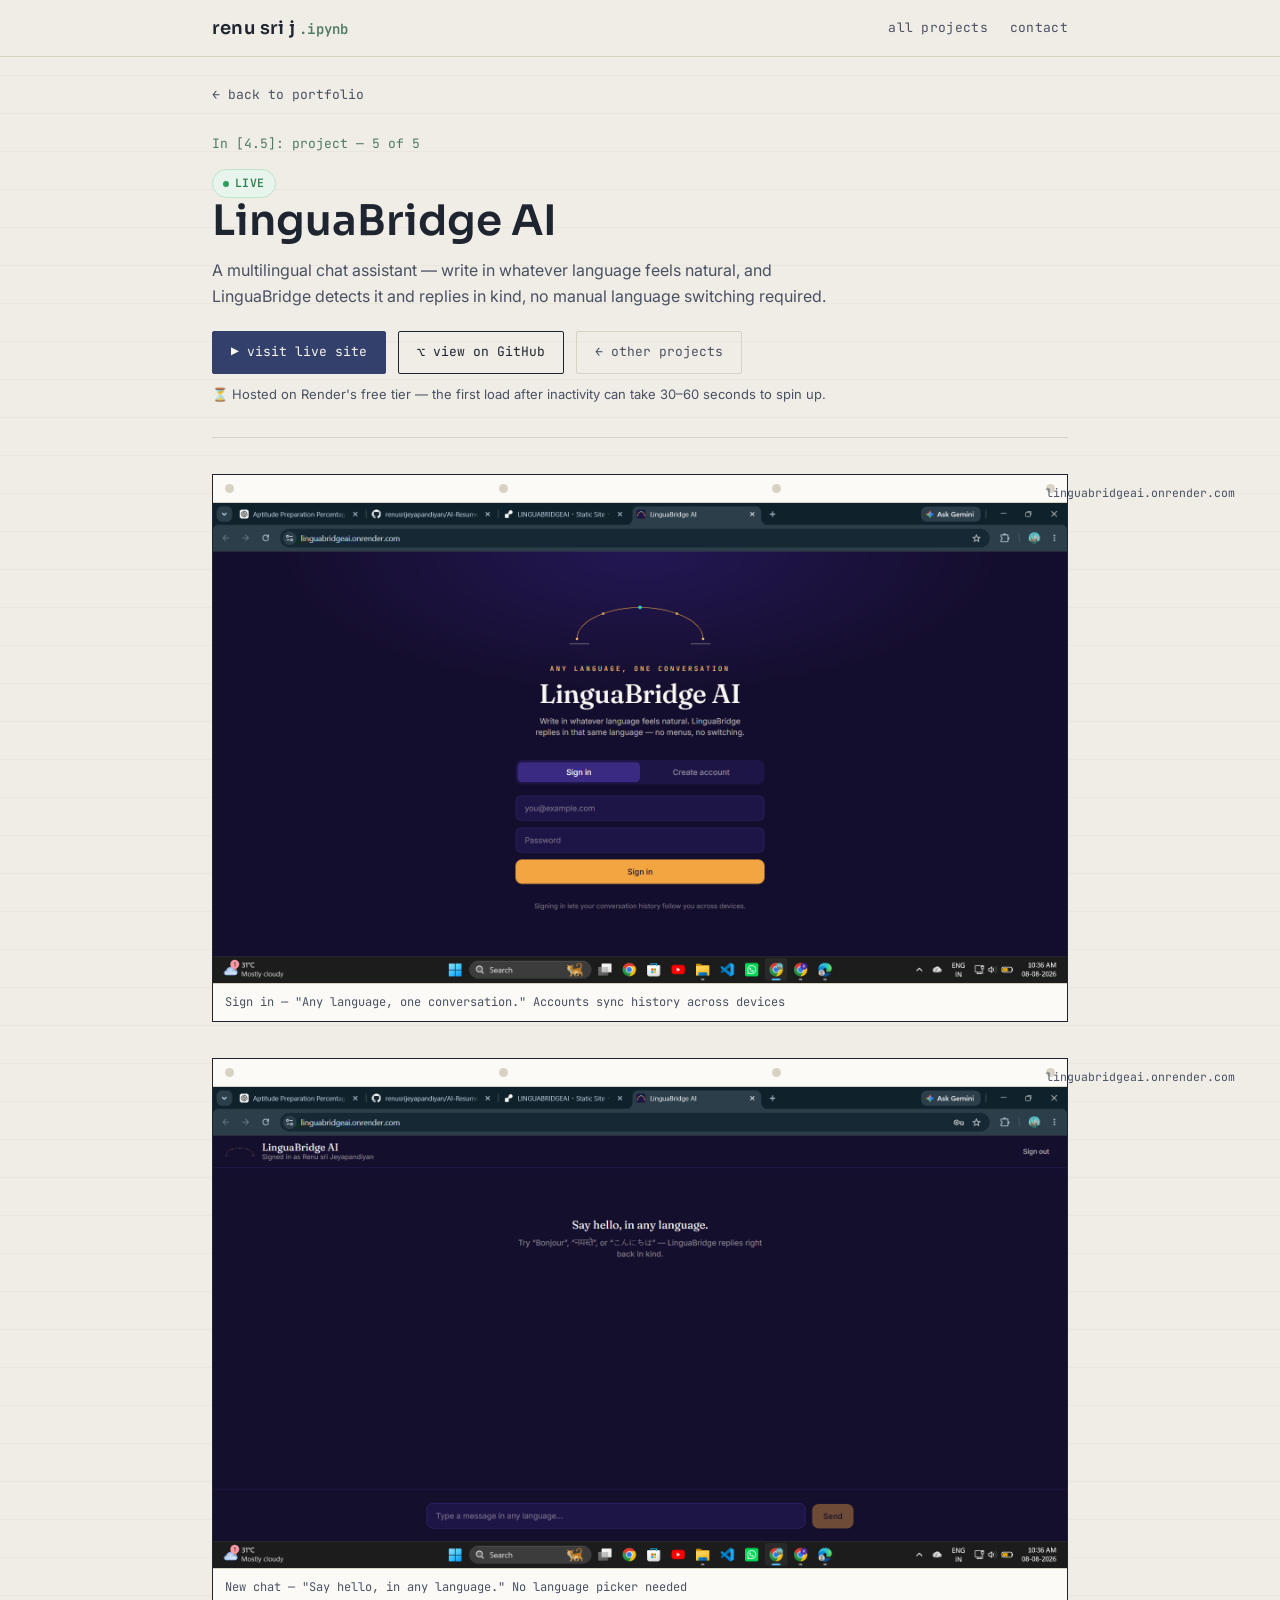
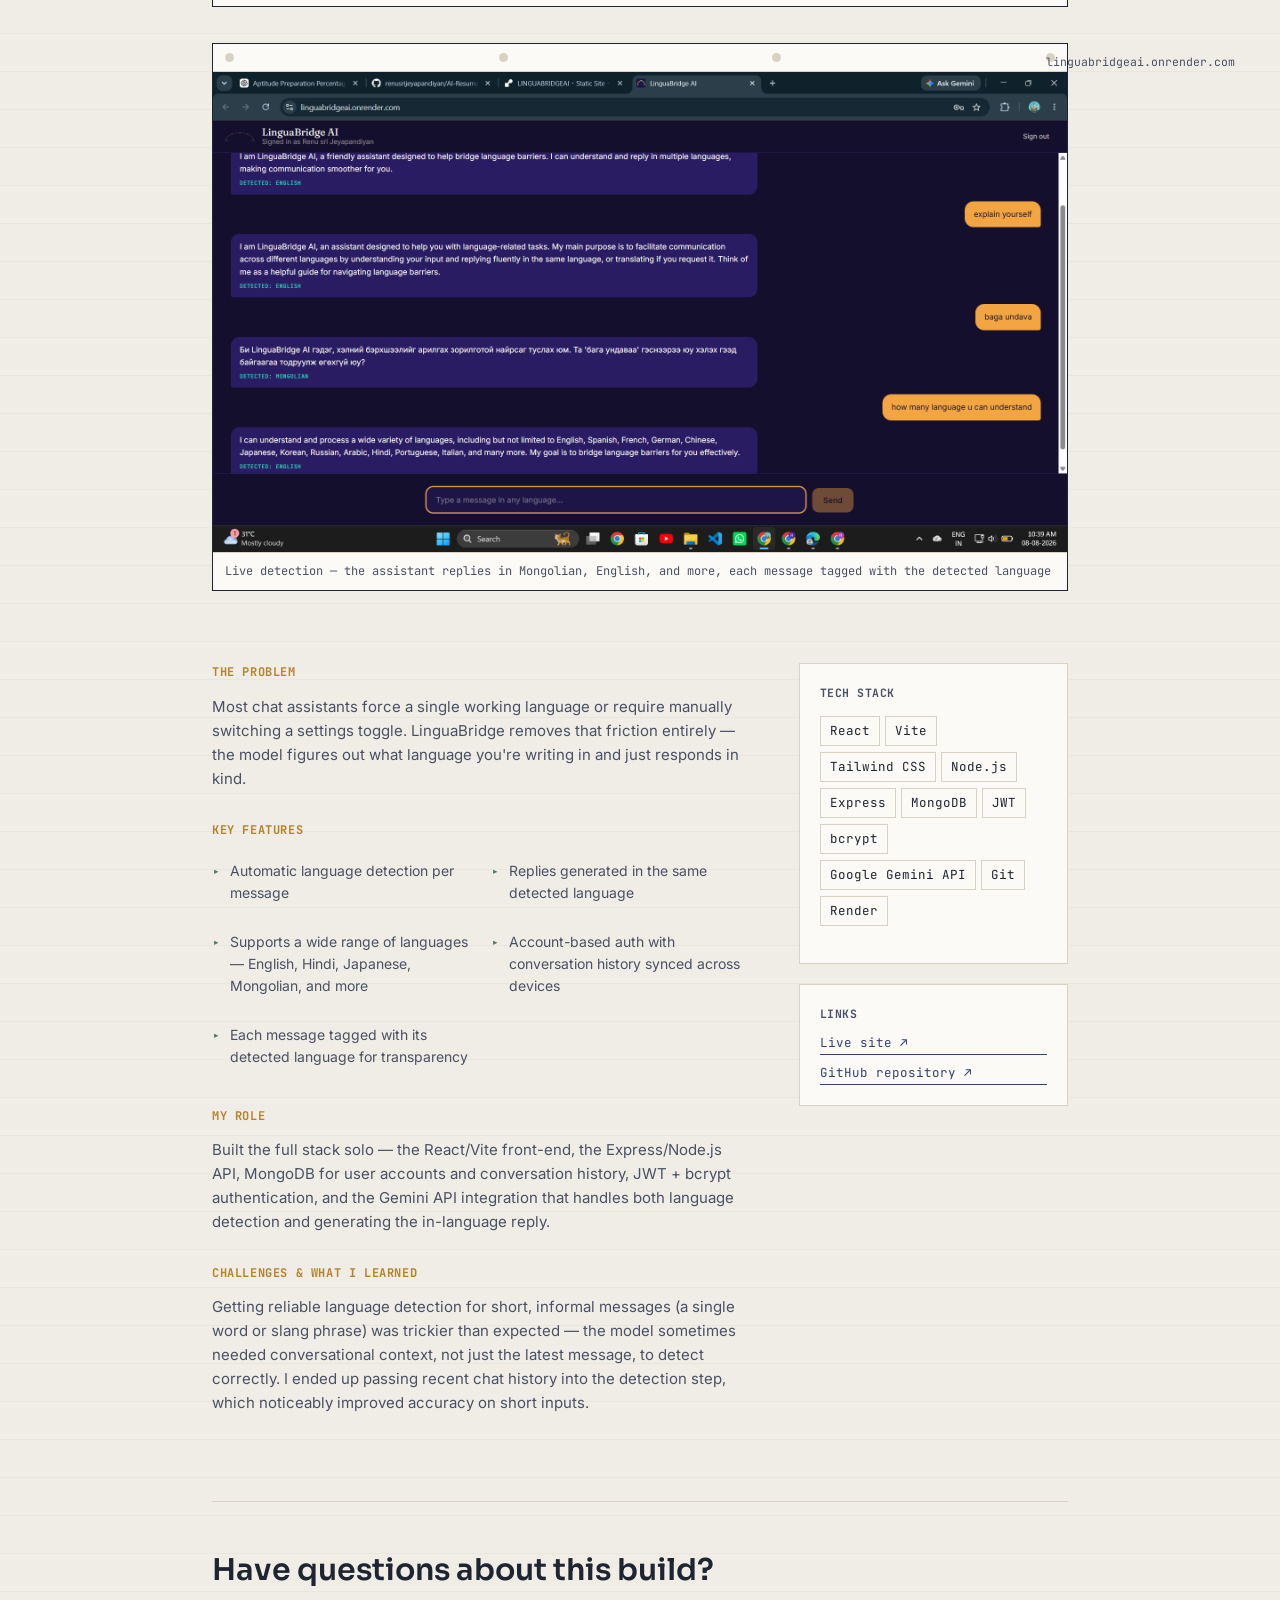
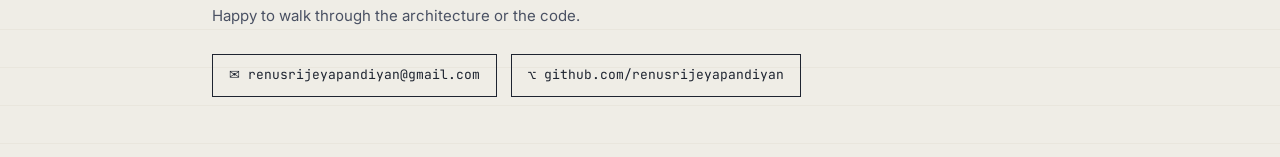
<file: projects/linguabridge-ai.html>
<!DOCTYPE html>
<html lang="en">
<head>
<meta charset="UTF-8">
<meta name="viewport" content="width=device-width, initial-scale=1.0">
<title>LinguaBridge AI — Renu Sri J</title>
<link rel="preconnect" href="https://fonts.googleapis.com">
<link rel="preconnect" href="https://fonts.gstatic.com" crossorigin>
<link href="https://fonts.googleapis.com/css2?family=Sora:wght@500;600;700&family=JetBrains+Mono:wght@400;500;600&family=Inter:wght@400;500;600&display=swap" rel="stylesheet">
<link rel="stylesheet" href="../styles.css">
</head>
<body>

<div class="topbar">
  <div class="wrap">
    <a class="brand" href="../index.html">renu sri j <span class="mono">.ipynb</span></a>
    <nav>
      <a href="../index.html#projects">all projects</a>
      <a href="../index.html#contact">contact</a>
    </nav>
  </div>
</div>

<div class="wrap">

  <a class="back-link" href="../index.html">← back to portfolio</a>

  <section class="detail-hero reveal">
    <div class="detail-tag mono">In [4.5]: project — 5 of 5</div>
    <span class="live-badge"><span class="dot"></span>Live</span>
    <h1 class="detail-title">LinguaBridge AI</h1>
    <p class="detail-summary">A multilingual chat assistant — write in whatever language feels natural, and LinguaBridge detects it and replies in kind, no manual language switching required.</p>
    <div class="detail-actions">
      <a class="btn primary" href="https://linguabridgeai.onrender.com" target="_blank" rel="noopener">▶ visit live site</a>
      <a class="btn" href="https://github.com/renusrijeyapandiyan/LINGUABRIDGE-AI" target="_blank" rel="noopener">⌥ view on GitHub</a>
      <a class="btn ghost" href="../index.html#projects">← other projects</a>
    </div>
    <p class="cred-note">⏳ Hosted on Render's free tier — the first load after inactivity can take 30–60 seconds to spin up.</p>
  </section>

  <div class="shot-frame reveal">
    <div class="shot-bar"><span></span><span></span><span></span><span class="shot-url mono">linguabridgeai.onrender.com</span></div>
    <div class="shot-placeholder">
      <img src="linguabridge-shots/signin.png" alt="LinguaBridge AI sign in and create account page">
    </div>
    <div class="shot-caption mono">Sign in — "Any language, one conversation." Accounts sync history across devices</div>
  </div>

  <div class="shot-frame reveal">
    <div class="shot-bar"><span></span><span></span><span></span><span class="shot-url mono">linguabridgeai.onrender.com</span></div>
    <div class="shot-placeholder">
      <img src="linguabridge-shots/empty-chat.png" alt="Empty LinguaBridge chat screen prompting the user to say hello in any language">
    </div>
    <div class="shot-caption mono">New chat — "Say hello, in any language." No language picker needed</div>
  </div>

  <div class="shot-frame reveal">
    <div class="shot-bar"><span></span><span></span><span></span><span class="shot-url mono">linguabridgeai.onrender.com</span></div>
    <div class="shot-placeholder">
      <img src="linguabridge-shots/multilingual-chat.png" alt="Chat conversation switching between English and Mongolian with detected language labels">
    </div>
    <div class="shot-caption mono">Live detection — the assistant replies in Mongolian, English, and more, each message tagged with the detected language</div>
  </div>

  <div class="detail-grid reveal">
    <div>
      <div class="detail-block">
        <h3>The problem</h3>
        <p>Most chat assistants force a single working language or require manually switching a settings toggle. LinguaBridge removes that friction entirely — the model figures out what language you're writing in and just responds in kind.</p>
      </div>
      <div class="detail-block">
        <h3>Key features</h3>
        <div class="feature-grid">
          <div class="feature-item"><span class="fi-mark">▸</span>Automatic language detection per message</div>
          <div class="feature-item"><span class="fi-mark">▸</span>Replies generated in the same detected language</div>
          <div class="feature-item"><span class="fi-mark">▸</span>Supports a wide range of languages — English, Hindi, Japanese, Mongolian, and more</div>
          <div class="feature-item"><span class="fi-mark">▸</span>Account-based auth with conversation history synced across devices</div>
          <div class="feature-item"><span class="fi-mark">▸</span>Each message tagged with its detected language for transparency</div>
        </div>
      </div>
      <div class="detail-block">
        <h3>My role</h3>
        <p>Built the full stack solo — the React/Vite front-end, the Express/Node.js API, MongoDB for user accounts and conversation history, JWT + bcrypt authentication, and the Gemini API integration that handles both language detection and generating the in-language reply.</p>
      </div>
      <div class="detail-block">
        <h3>Challenges &amp; what I learned</h3>
        <p>Getting reliable language detection for short, informal messages (a single word or slang phrase) was trickier than expected — the model sometimes needed conversational context, not just the latest message, to detect correctly. I ended up passing recent chat history into the detection step, which noticeably improved accuracy on short inputs.</p>
      </div>
    </div>
    <div>
      <div class="side-card">
        <h4>Tech stack</h4>
        <div class="stack">
          <span class="tag">React</span><span class="tag">Vite</span><span class="tag">Tailwind CSS</span><span class="tag">Node.js</span><span class="tag">Express</span><span class="tag">MongoDB</span><span class="tag">JWT</span><span class="tag">bcrypt</span><span class="tag">Google Gemini API</span><span class="tag">Git</span><span class="tag">Render</span>
        </div>
      </div>
      <div class="side-card">
        <h4>Links</h4>
        <div class="project-links" style="flex-direction:column; gap:8px;">
          <a href="https://linguabridgeai.onrender.com" target="_blank" rel="noopener">Live site ↗</a>
          <a href="https://github.com/renusrijeyapandiyan/LINGUABRIDGE-AI" target="_blank" rel="noopener">GitHub repository ↗</a>
        </div>
      </div>
    </div>
  </div>

  <footer class="reveal">
    <div class="contact-title">Have questions about this build?</div>
    <p class="contact-sub">Happy to walk through the architecture or the code.</p>
    <div class="contact-links">
      <a href="mailto:renusrijeyapandiyan@gmail.com">✉ renusrijeyapandiyan@gmail.com</a>
      <a href="https://github.com/renusrijeyapandiyan" target="_blank" rel="noopener">⌥ github.com/renusrijeyapandiyan</a>
    </div>
  </footer>

</div>

<script>
  const els = document.querySelectorAll('.reveal');
  const io = new IntersectionObserver((entries) => {
    entries.forEach(e => { if(e.isIntersecting){ e.target.classList.add('show'); io.unobserve(e.target); } });
  }, { threshold: 0.12 });
  els.forEach(el => io.observe(el));
</script>

</body>
</html>
</file>
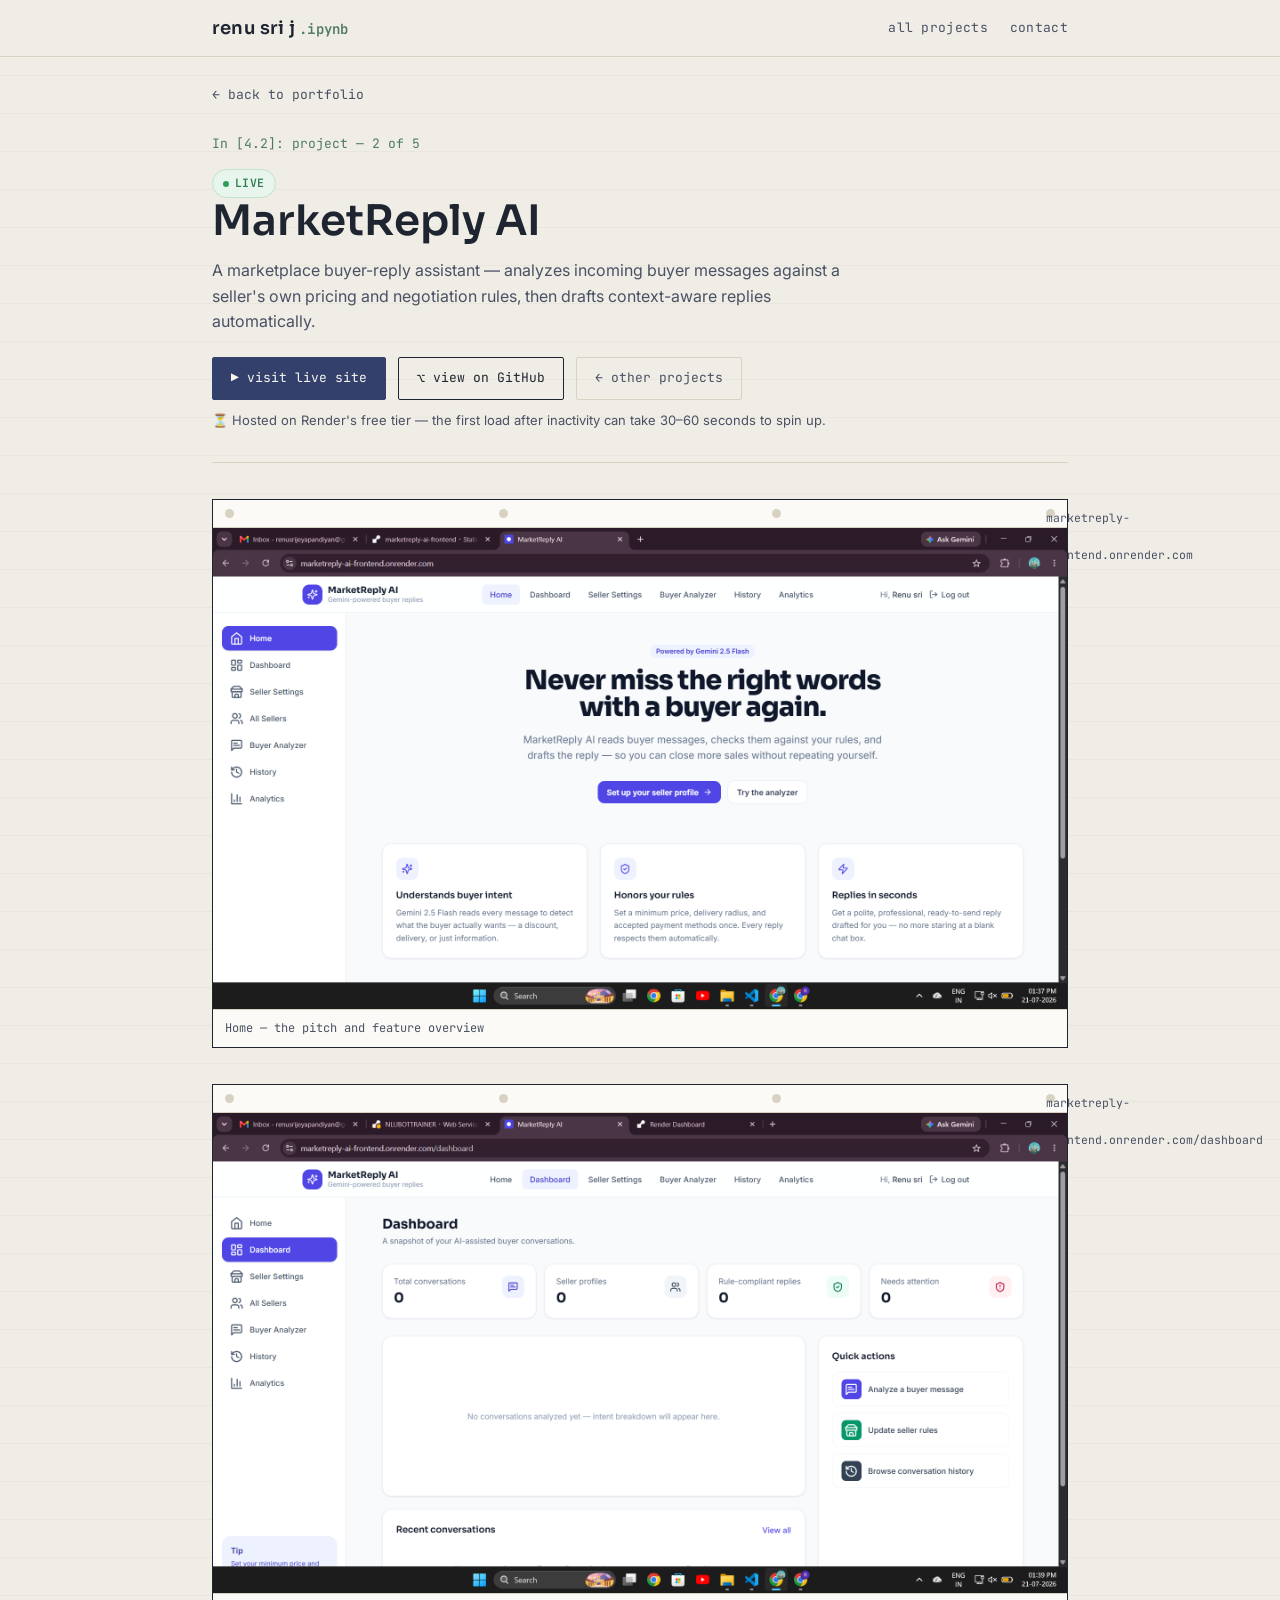
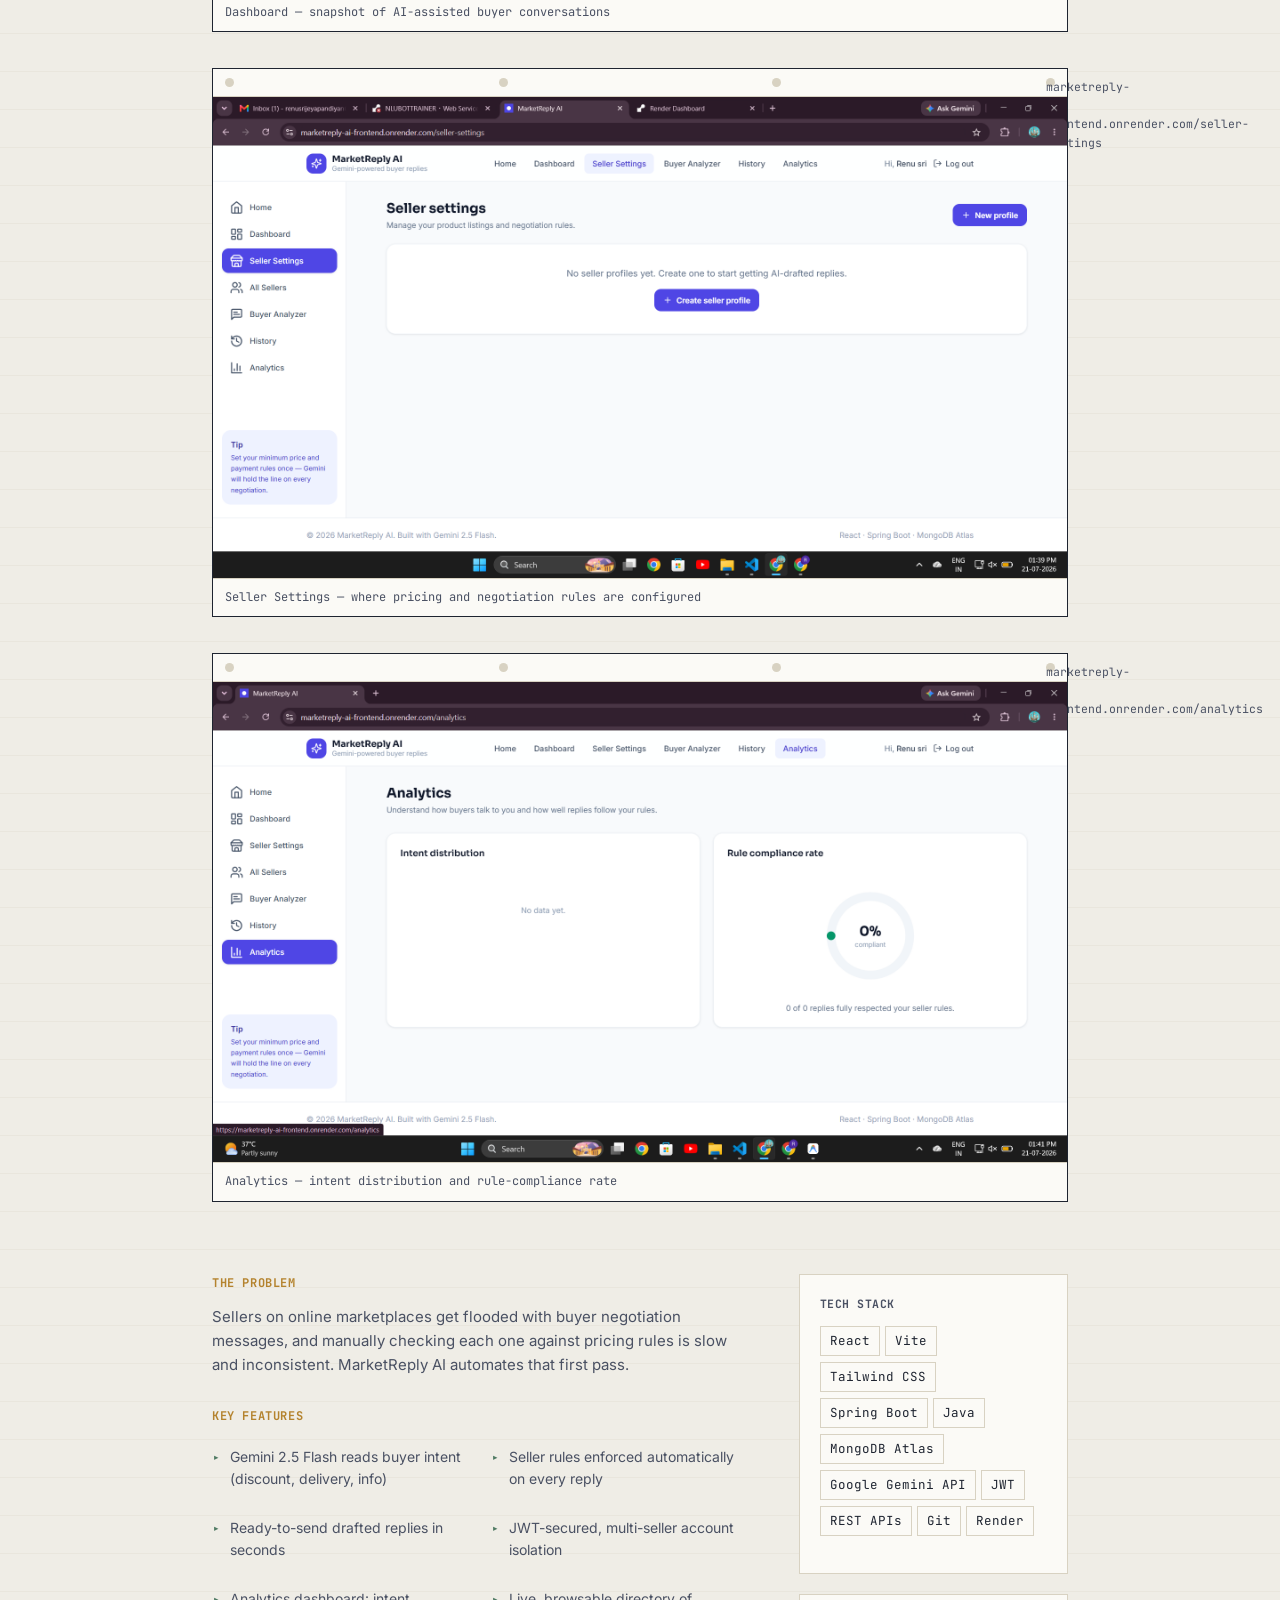
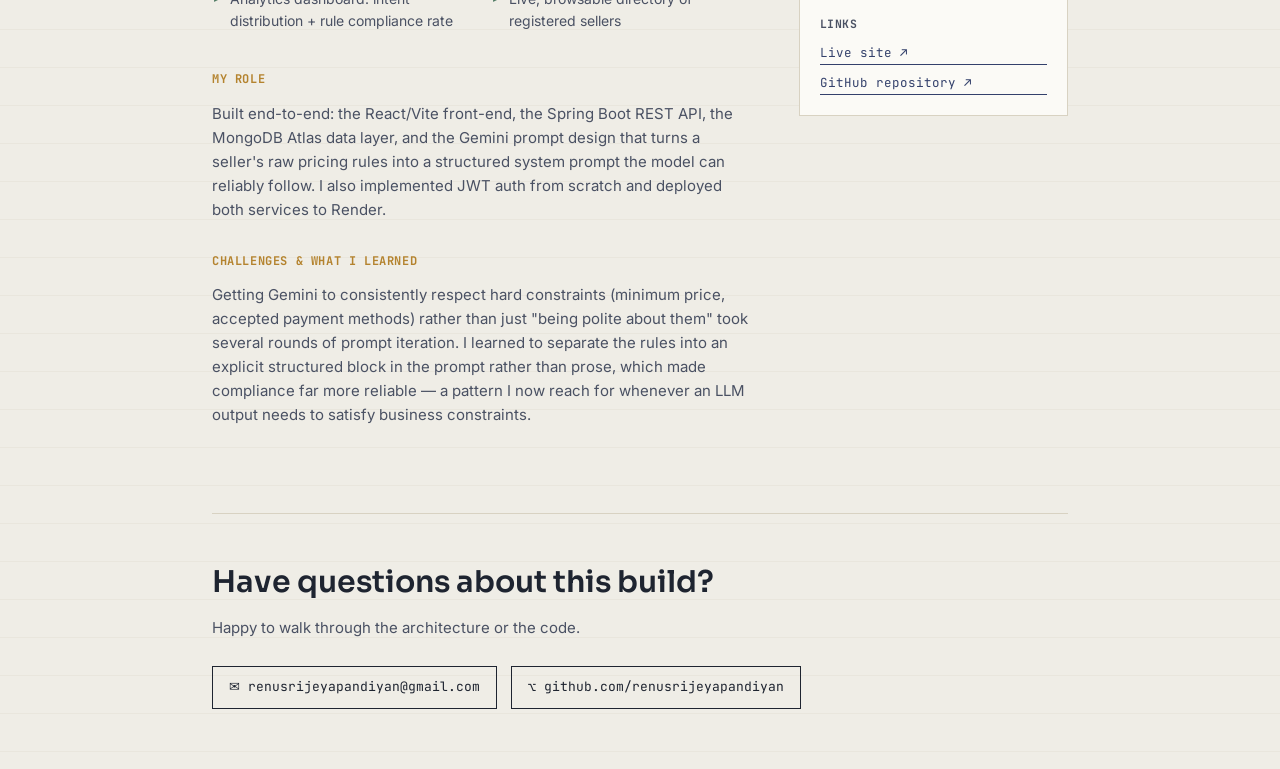
<file: projects/marketreply-ai.html>
<!DOCTYPE html>
<html lang="en">
<head>
<meta charset="UTF-8">
<meta name="viewport" content="width=device-width, initial-scale=1.0">
<title>MarketReply AI — Renu Sri J</title>
<link rel="preconnect" href="https://fonts.googleapis.com">
<link rel="preconnect" href="https://fonts.gstatic.com" crossorigin>
<link href="https://fonts.googleapis.com/css2?family=Sora:wght@500;600;700&family=JetBrains+Mono:wght@400;500;600&family=Inter:wght@400;500;600&display=swap" rel="stylesheet">
<link rel="stylesheet" href="../styles.css">
</head>
<body>

<div class="topbar">
  <div class="wrap">
    <a class="brand" href="../index.html">renu sri j <span class="mono">.ipynb</span></a>
    <nav>
      <a href="../index.html#projects">all projects</a>
      <a href="../index.html#contact">contact</a>
    </nav>
  </div>
</div>

<div class="wrap">

  <a class="back-link" href="../index.html">← back to portfolio</a>

  <section class="detail-hero reveal">
    <div class="detail-tag mono">In [4.2]: project — 2 of 5</div>
    <span class="live-badge"><span class="dot"></span>Live</span>
    <h1 class="detail-title">MarketReply AI</h1>
    <p class="detail-summary">A marketplace buyer-reply assistant — analyzes incoming buyer messages against a seller's own pricing and negotiation rules, then drafts context-aware replies automatically.</p>
    <div class="detail-actions">
      <a class="btn primary" href="https://marketreply-ai-frontend.onrender.com/" target="_blank" rel="noopener">▶ visit live site</a>
      <a class="btn" href="https://github.com/renusrijeyapandiyan/marketreply-ai.git" target="_blank" rel="noopener">⌥ view on GitHub</a>
      <a class="btn ghost" href="../index.html#projects">← other projects</a>
    </div>
    <p class="cred-note">⏳ Hosted on Render's free tier — the first load after inactivity can take 30–60 seconds to spin up.</p>
  </section>

  <div class="shot-frame reveal">
    <div class="shot-bar"><span></span><span></span><span></span><span class="shot-url mono">marketreply-ai-frontend.onrender.com</span></div>
    <div class="shot-placeholder">
      <img src="marketreply-shots/home.png" alt="MarketReply AI home page — Gemini-powered buyer replies">
    </div>
    <div class="shot-caption mono">Home — the pitch and feature overview</div>
  </div>

  <div class="shot-frame reveal">
    <div class="shot-bar"><span></span><span></span><span></span><span class="shot-url mono">marketreply-ai-frontend.onrender.com/dashboard</span></div>
    <div class="shot-placeholder">
      <img src="marketreply-shots/dashboard.png" alt="MarketReply AI dashboard showing conversation stats and quick actions">
    </div>
    <div class="shot-caption mono">Dashboard — snapshot of AI-assisted buyer conversations</div>
  </div>

  <div class="shot-frame reveal">
    <div class="shot-bar"><span></span><span></span><span></span><span class="shot-url mono">marketreply-ai-frontend.onrender.com/seller-settings</span></div>
    <div class="shot-placeholder">
      <img src="marketreply-shots/seller-settings.png" alt="MarketReply AI seller settings page for managing pricing and negotiation rules">
    </div>
    <div class="shot-caption mono">Seller Settings — where pricing and negotiation rules are configured</div>
  </div>

  <div class="shot-frame reveal">
    <div class="shot-bar"><span></span><span></span><span></span><span class="shot-url mono">marketreply-ai-frontend.onrender.com/analytics</span></div>
    <div class="shot-placeholder">
      <img src="marketreply-shots/analytics.png" alt="MarketReply AI analytics page showing intent distribution and rule compliance rate">
    </div>
    <div class="shot-caption mono">Analytics — intent distribution and rule-compliance rate</div>
  </div>

  <div class="detail-grid reveal">
    <div>
      <div class="detail-block">
        <h3>The problem</h3>
        <p>Sellers on online marketplaces get flooded with buyer negotiation messages, and manually checking each one against pricing rules is slow and inconsistent. MarketReply AI automates that first pass.</p>
      </div>
      <div class="detail-block">
        <h3>Key features</h3>
        <div class="feature-grid">
          <div class="feature-item"><span class="fi-mark">▸</span>Gemini 2.5 Flash reads buyer intent (discount, delivery, info)</div>
          <div class="feature-item"><span class="fi-mark">▸</span>Seller rules enforced automatically on every reply</div>
          <div class="feature-item"><span class="fi-mark">▸</span>Ready-to-send drafted replies in seconds</div>
          <div class="feature-item"><span class="fi-mark">▸</span>JWT-secured, multi-seller account isolation</div>
          <div class="feature-item"><span class="fi-mark">▸</span>Analytics dashboard: intent distribution + rule compliance rate</div>
          <div class="feature-item"><span class="fi-mark">▸</span>Live, browsable directory of registered sellers</div>
        </div>
      </div>
      <div class="detail-block">
        <h3>My role</h3>
        <p>Built end-to-end: the React/Vite front-end, the Spring Boot REST API, the MongoDB Atlas data layer, and the Gemini prompt design that turns a seller's raw pricing rules into a structured system prompt the model can reliably follow. I also implemented JWT auth from scratch and deployed both services to Render.</p>
      </div>
      <div class="detail-block">
        <h3>Challenges &amp; what I learned</h3>
        <p>Getting Gemini to consistently respect hard constraints (minimum price, accepted payment methods) rather than just "being polite about them" took several rounds of prompt iteration. I learned to separate the rules into an explicit structured block in the prompt rather than prose, which made compliance far more reliable — a pattern I now reach for whenever an LLM output needs to satisfy business constraints.</p>
      </div>
    </div>
    <div>
      <div class="side-card">
        <h4>Tech stack</h4>
        <div class="stack">
          <span class="tag">React</span><span class="tag">Vite</span><span class="tag">Tailwind CSS</span><span class="tag">Spring Boot</span><span class="tag">Java</span><span class="tag">MongoDB Atlas</span><span class="tag">Google Gemini API</span><span class="tag">JWT</span><span class="tag">REST APIs</span><span class="tag">Git</span><span class="tag">Render</span>
        </div>
      </div>
      <div class="side-card">
        <h4>Links</h4>
        <div class="project-links" style="flex-direction:column; gap:8px;">
          <a href="https://marketreply-ai-frontend.onrender.com/" target="_blank" rel="noopener">Live site ↗</a>
          <a href="https://github.com/renusrijeyapandiyan/marketreply-ai.git" target="_blank" rel="noopener">GitHub repository ↗</a>
        </div>
      </div>
    </div>
  </div>

  <footer class="reveal">
    <div class="contact-title">Have questions about this build?</div>
    <p class="contact-sub">Happy to walk through the architecture or the code.</p>
    <div class="contact-links">
      <a href="mailto:renusrijeyapandiyan@gmail.com">✉ renusrijeyapandiyan@gmail.com</a>
      <a href="https://github.com/renusrijeyapandiyan" target="_blank" rel="noopener">⌥ github.com/renusrijeyapandiyan</a>
    </div>
  </footer>

</div>

<script>
  const els = document.querySelectorAll('.reveal');
  const io = new IntersectionObserver((entries) => {
    entries.forEach(e => { if(e.isIntersecting){ e.target.classList.add('show'); io.unobserve(e.target); } });
  }, { threshold: 0.12 });
  els.forEach(el => io.observe(el));
</script>

</body>
</html>
</file>
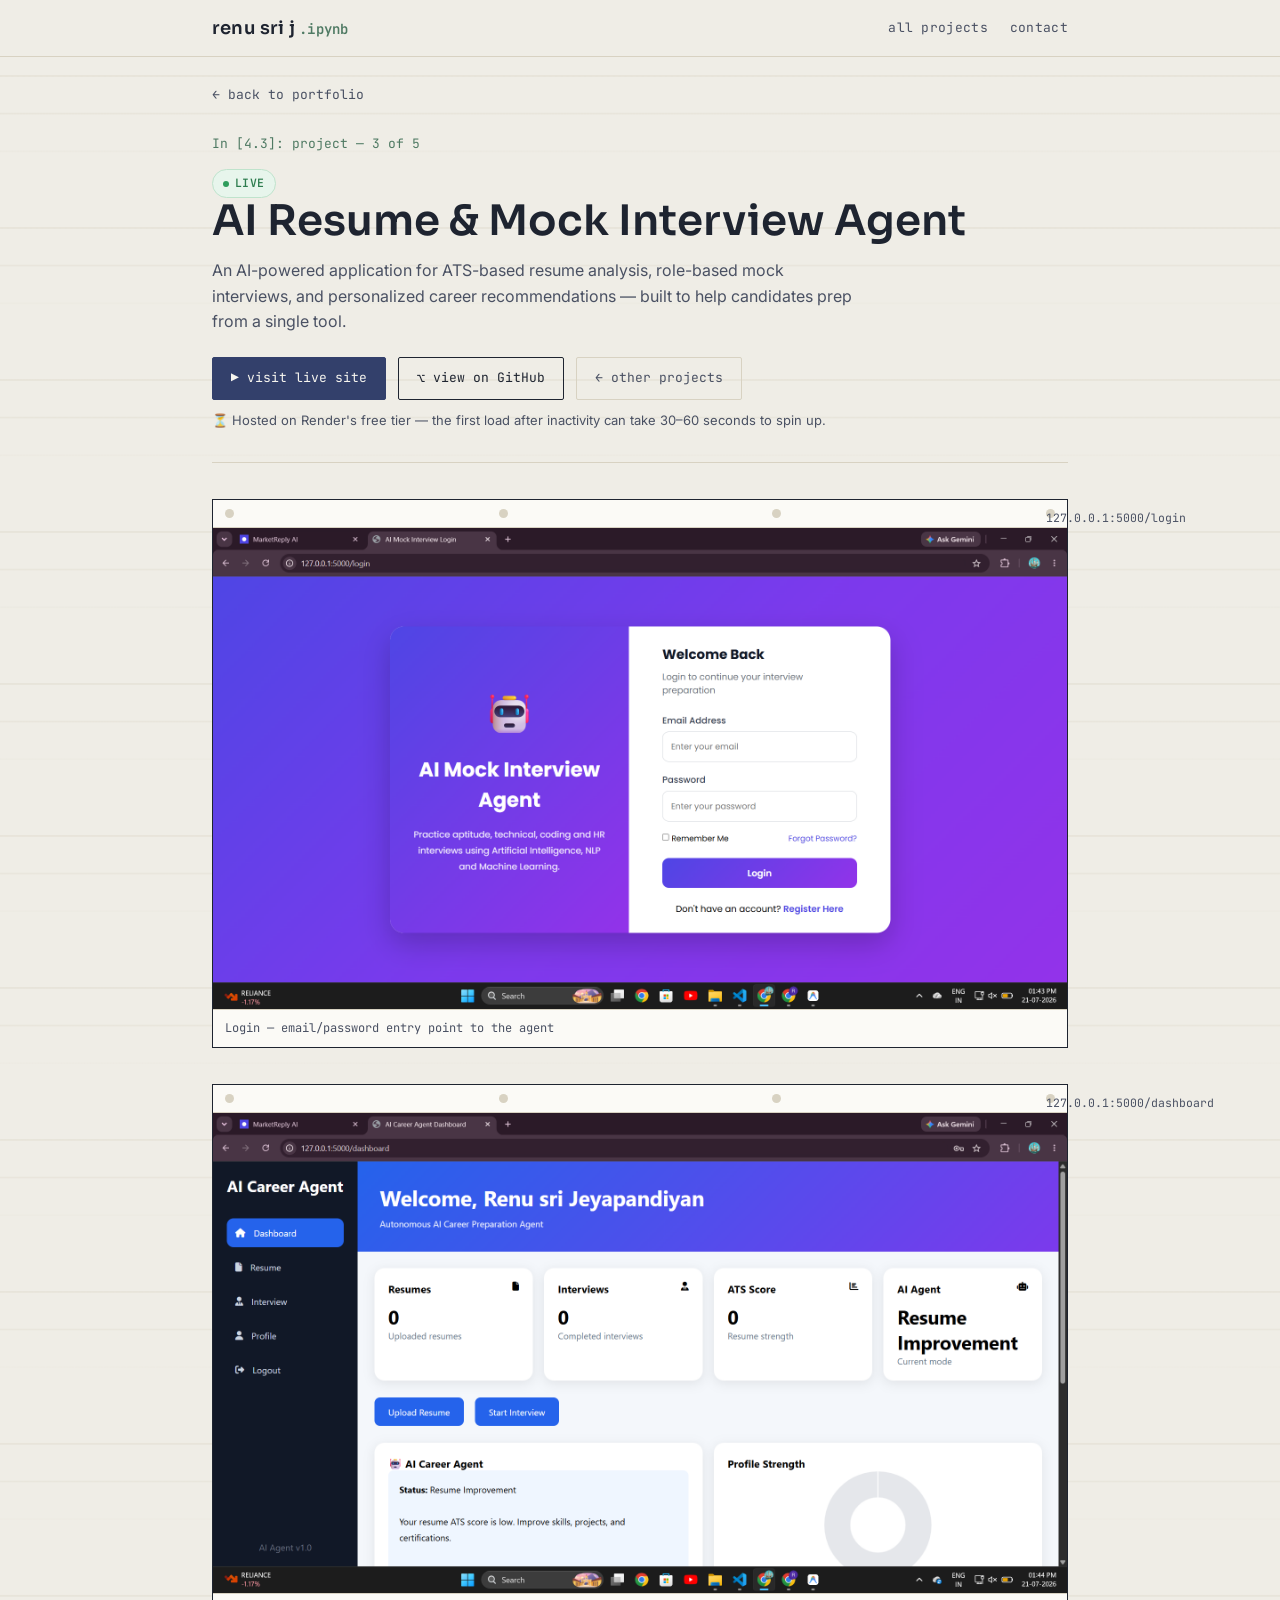
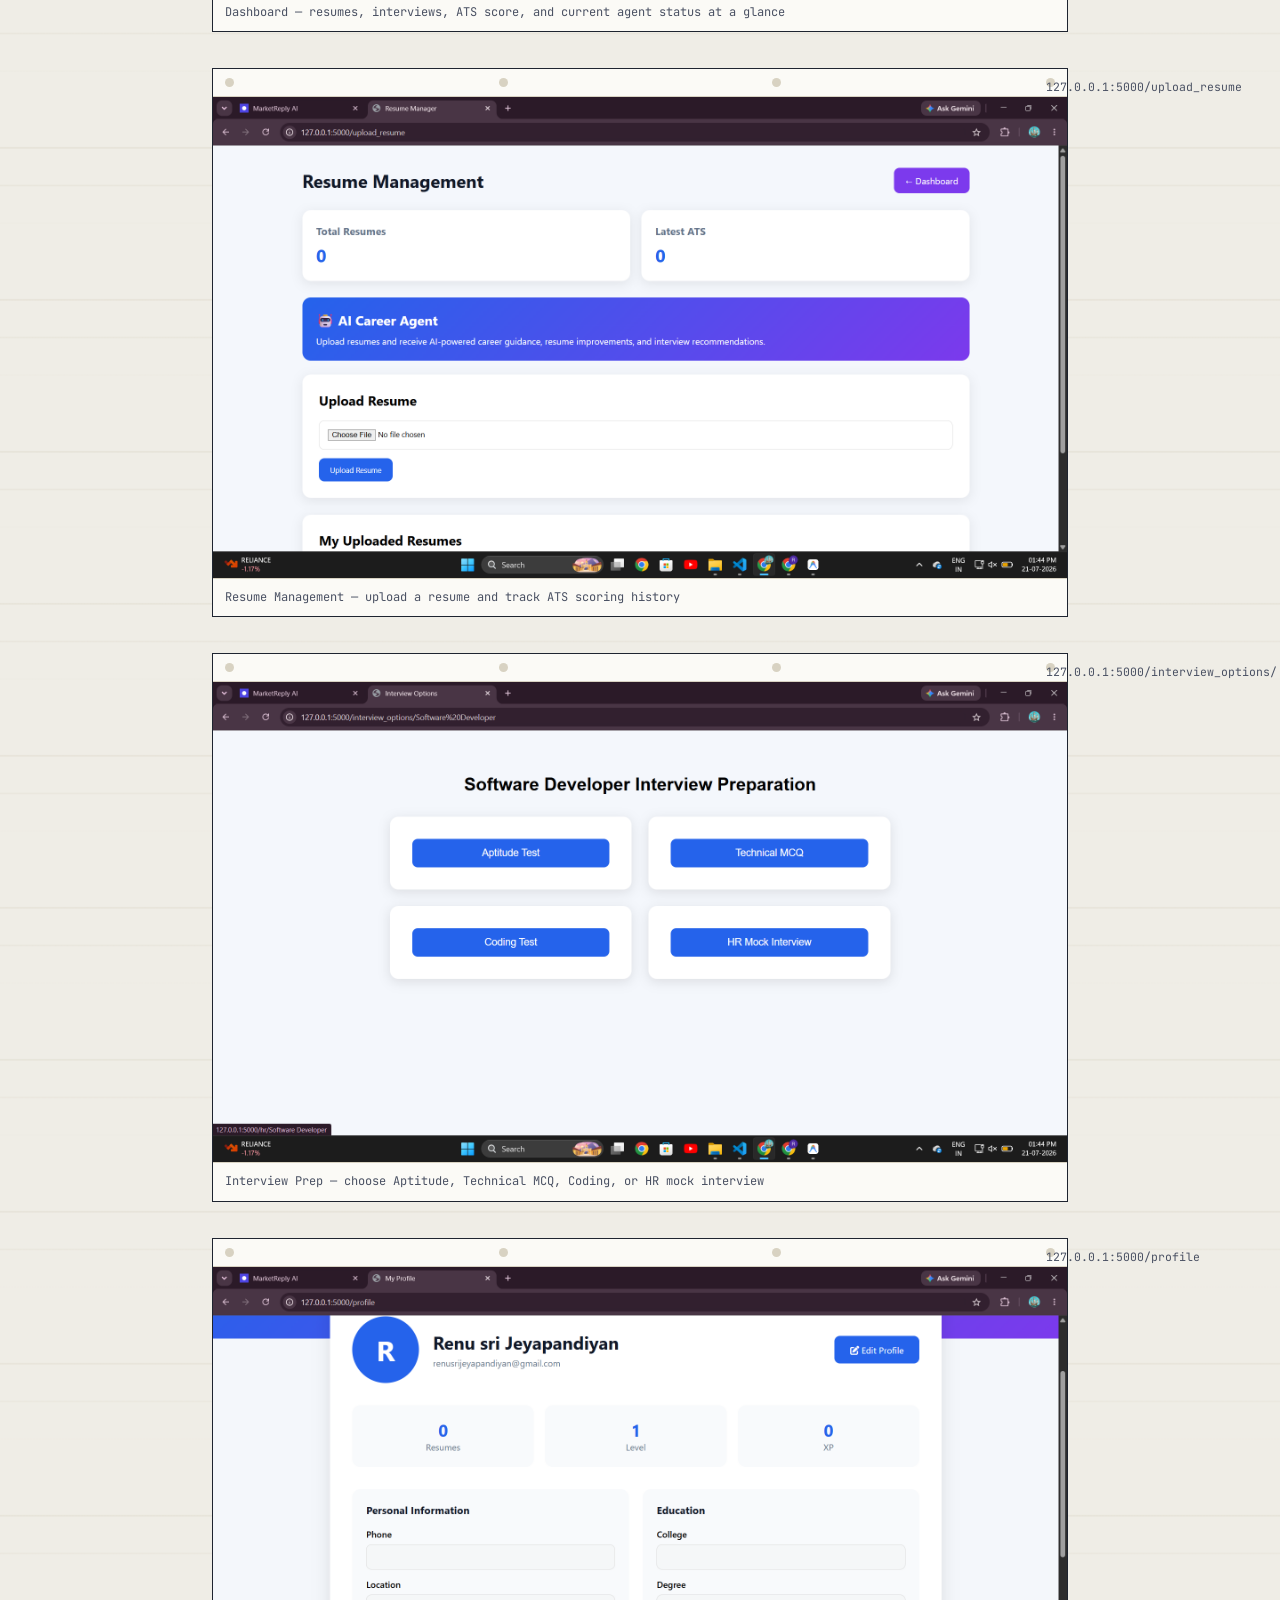
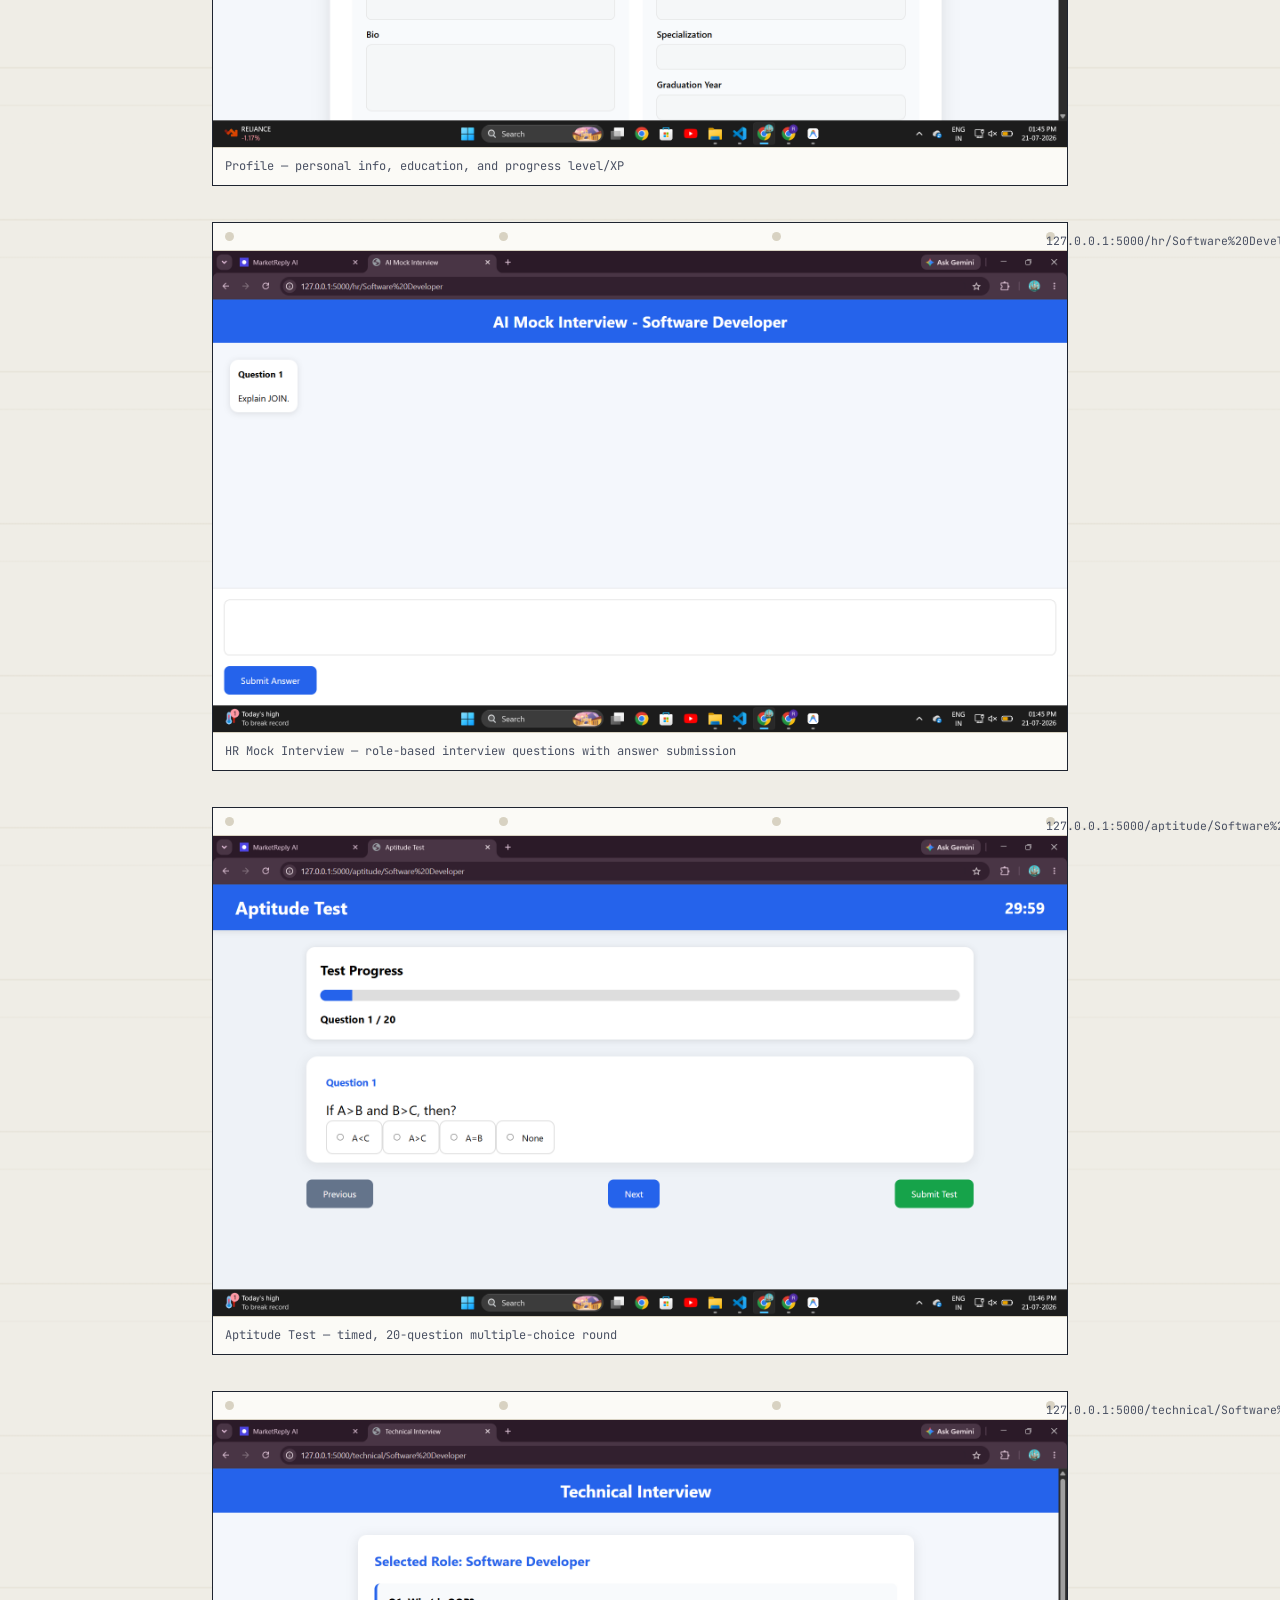
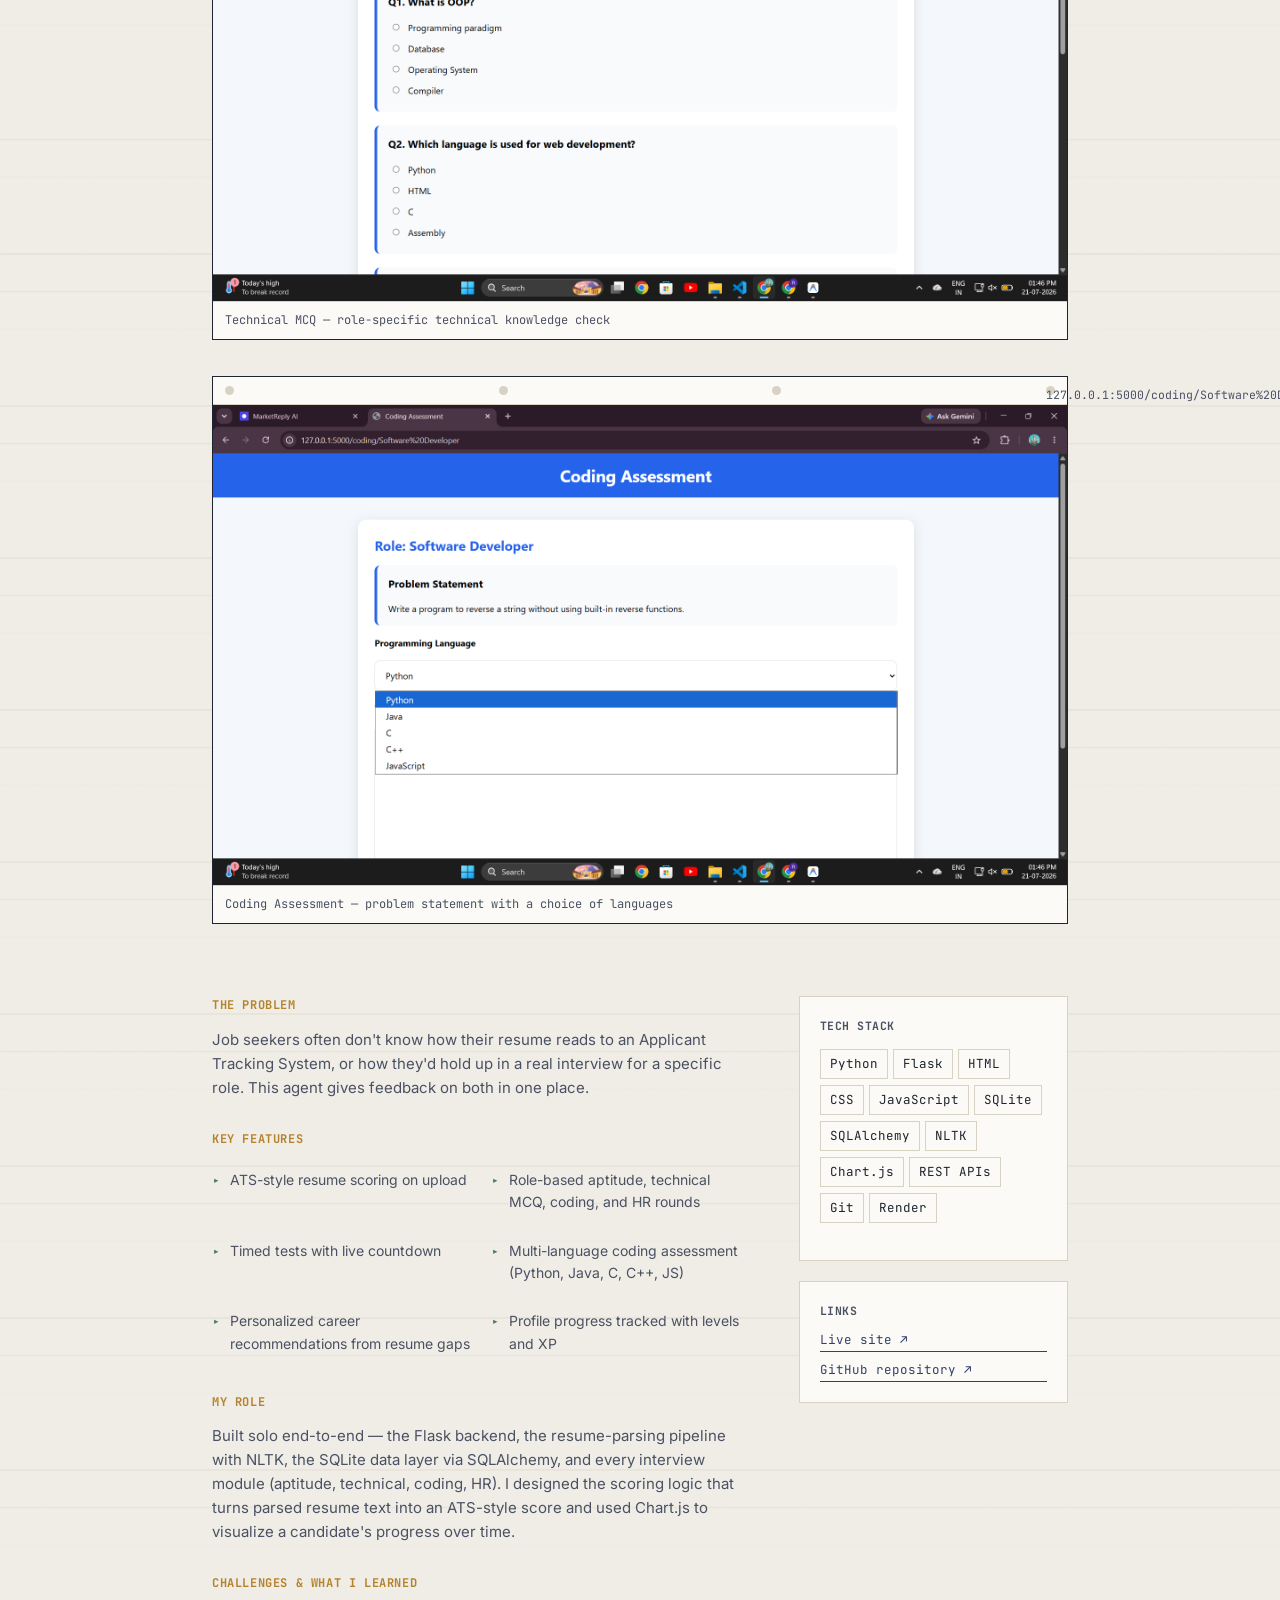
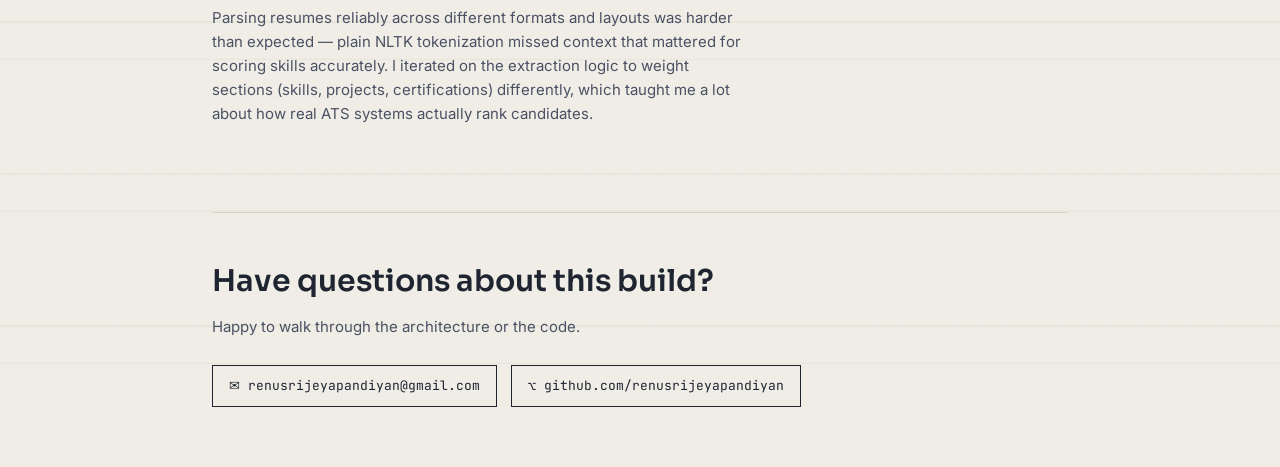
<file: projects/resume-agent.html>
<!DOCTYPE html>
<html lang="en">
<head>
<meta charset="UTF-8">
<meta name="viewport" content="width=device-width, initial-scale=1.0">
<title>AI Resume &amp; Mock Interview Agent — Renu Sri J</title>
<link rel="preconnect" href="https://fonts.googleapis.com">
<link rel="preconnect" href="https://fonts.gstatic.com" crossorigin>
<link href="https://fonts.googleapis.com/css2?family=Sora:wght@500;600;700&family=JetBrains+Mono:wght@400;500;600&family=Inter:wght@400;500;600&display=swap" rel="stylesheet">
<link rel="stylesheet" href="../styles.css">
</head>
<body>

<div class="topbar">
  <div class="wrap">
    <a class="brand" href="../index.html">renu sri j <span class="mono">.ipynb</span></a>
    <nav>
      <a href="../index.html#projects">all projects</a>
      <a href="../index.html#contact">contact</a>
    </nav>
  </div>
</div>

<div class="wrap">

  <a class="back-link" href="../index.html">← back to portfolio</a>

  <section class="detail-hero reveal">
    <div class="detail-tag mono">In [4.3]: project — 3 of 5</div>
    <span class="live-badge"><span class="dot"></span>Live</span>
    <h1 class="detail-title">AI Resume &amp; Mock Interview Agent</h1>
    <p class="detail-summary">An AI-powered application for ATS-based resume analysis, role-based mock interviews, and personalized career recommendations — built to help candidates prep from a single tool.</p>
    <div class="detail-actions">
      <a class="btn primary" href="https://ai-resume-mock-interview-agent.onrender.com" target="_blank" rel="noopener">▶ visit live site</a>
      <a class="btn" href="https://github.com/renusrijeyapandiyan/AI-Resume-Mock-Interview-Agent.git" target="_blank" rel="noopener">⌥ view on GitHub</a>
      <a class="btn ghost" href="../index.html#projects">← other projects</a>
    </div>
    <p class="cred-note">⏳ Hosted on Render's free tier — the first load after inactivity can take 30–60 seconds to spin up.</p>
  </section>

  <div class="shot-frame reveal">
    <div class="shot-bar"><span></span><span></span><span></span><span class="shot-url mono">127.0.0.1:5000/login</span></div>
    <div class="shot-placeholder">
      <img src="resume-agent-shots/login.png" alt="AI Mock Interview Agent login page">
    </div>
    <div class="shot-caption mono">Login — email/password entry point to the agent</div>
  </div>

  <div class="shot-frame reveal">
    <div class="shot-bar"><span></span><span></span><span></span><span class="shot-url mono">127.0.0.1:5000/dashboard</span></div>
    <div class="shot-placeholder">
      <img src="resume-agent-shots/dashboard.png" alt="AI Career Agent dashboard showing resume, interview and ATS score stats">
    </div>
    <div class="shot-caption mono">Dashboard — resumes, interviews, ATS score, and current agent status at a glance</div>
  </div>

  <div class="shot-frame reveal">
    <div class="shot-bar"><span></span><span></span><span></span><span class="shot-url mono">127.0.0.1:5000/upload_resume</span></div>
    <div class="shot-placeholder">
      <img src="resume-agent-shots/resume-upload.png" alt="Resume management page for uploading and tracking resumes">
    </div>
    <div class="shot-caption mono">Resume Management — upload a resume and track ATS scoring history</div>
  </div>

  <div class="shot-frame reveal">
    <div class="shot-bar"><span></span><span></span><span></span><span class="shot-url mono">127.0.0.1:5000/interview_options/...</span></div>
    <div class="shot-placeholder">
      <img src="resume-agent-shots/interview-options.png" alt="Interview preparation options: Aptitude, Technical, Coding, HR mock interview">
    </div>
    <div class="shot-caption mono">Interview Prep — choose Aptitude, Technical MCQ, Coding, or HR mock interview</div>
  </div>

  <div class="shot-frame reveal">
    <div class="shot-bar"><span></span><span></span><span></span><span class="shot-url mono">127.0.0.1:5000/profile</span></div>
    <div class="shot-placeholder">
      <img src="resume-agent-shots/profile.png" alt="User profile page with personal information and education details">
    </div>
    <div class="shot-caption mono">Profile — personal info, education, and progress level/XP</div>
  </div>

  <div class="shot-frame reveal">
    <div class="shot-bar"><span></span><span></span><span></span><span class="shot-url mono">127.0.0.1:5000/hr/Software%20Developer</span></div>
    <div class="shot-placeholder">
      <img src="resume-agent-shots/mock-interview.png" alt="AI mock HR interview for a Software Developer role">
    </div>
    <div class="shot-caption mono">HR Mock Interview — role-based interview questions with answer submission</div>
  </div>

  <div class="shot-frame reveal">
    <div class="shot-bar"><span></span><span></span><span></span><span class="shot-url mono">127.0.0.1:5000/aptitude/Software%20Developer</span></div>
    <div class="shot-placeholder">
      <img src="resume-agent-shots/aptitude-test.png" alt="Timed aptitude test with multiple-choice questions">
    </div>
    <div class="shot-caption mono">Aptitude Test — timed, 20-question multiple-choice round</div>
  </div>

  <div class="shot-frame reveal">
    <div class="shot-bar"><span></span><span></span><span></span><span class="shot-url mono">127.0.0.1:5000/technical/Software%20Developer</span></div>
    <div class="shot-placeholder">
      <img src="resume-agent-shots/technical-interview.png" alt="Technical interview MCQ round for Software Developer role">
    </div>
    <div class="shot-caption mono">Technical MCQ — role-specific technical knowledge check</div>
  </div>

  <div class="shot-frame reveal">
    <div class="shot-bar"><span></span><span></span><span></span><span class="shot-url mono">127.0.0.1:5000/coding/Software%20Developer</span></div>
    <div class="shot-placeholder">
      <img src="resume-agent-shots/coding-assessment.png" alt="Coding assessment with a problem statement and language selector">
    </div>
    <div class="shot-caption mono">Coding Assessment — problem statement with a choice of languages</div>
  </div>

  <div class="detail-grid reveal">
    <div>
      <div class="detail-block">
        <h3>The problem</h3>
        <p>Job seekers often don't know how their resume reads to an Applicant Tracking System, or how they'd hold up in a real interview for a specific role. This agent gives feedback on both in one place.</p>
      </div>
      <div class="detail-block">
        <h3>Key features</h3>
        <div class="feature-grid">
          <div class="feature-item"><span class="fi-mark">▸</span>ATS-style resume scoring on upload</div>
          <div class="feature-item"><span class="fi-mark">▸</span>Role-based aptitude, technical MCQ, coding, and HR rounds</div>
          <div class="feature-item"><span class="fi-mark">▸</span>Timed tests with live countdown</div>
          <div class="feature-item"><span class="fi-mark">▸</span>Multi-language coding assessment (Python, Java, C, C++, JS)</div>
          <div class="feature-item"><span class="fi-mark">▸</span>Personalized career recommendations from resume gaps</div>
          <div class="feature-item"><span class="fi-mark">▸</span>Profile progress tracked with levels and XP</div>
        </div>
      </div>
      <div class="detail-block">
        <h3>My role</h3>
        <p>Built solo end-to-end — the Flask backend, the resume-parsing pipeline with NLTK, the SQLite data layer via SQLAlchemy, and every interview module (aptitude, technical, coding, HR). I designed the scoring logic that turns parsed resume text into an ATS-style score and used Chart.js to visualize a candidate's progress over time.</p>
      </div>
      <div class="detail-block">
        <h3>Challenges &amp; what I learned</h3>
        <p>Parsing resumes reliably across different formats and layouts was harder than expected — plain NLTK tokenization missed context that mattered for scoring skills accurately. I iterated on the extraction logic to weight sections (skills, projects, certifications) differently, which taught me a lot about how real ATS systems actually rank candidates.</p>
      </div>
    </div>
    <div>
      <div class="side-card">
        <h4>Tech stack</h4>
        <div class="stack">
          <span class="tag">Python</span><span class="tag">Flask</span><span class="tag">HTML</span><span class="tag">CSS</span><span class="tag">JavaScript</span><span class="tag">SQLite</span><span class="tag">SQLAlchemy</span><span class="tag">NLTK</span><span class="tag">Chart.js</span><span class="tag">REST APIs</span><span class="tag">Git</span><span class="tag">Render</span>
        </div>
      </div>
      <div class="side-card">
        <h4>Links</h4>
        <div class="project-links" style="flex-direction:column; gap:8px;">
          <a href="https://ai-resume-mock-interview-agent.onrender.com" target="_blank" rel="noopener">Live site ↗</a>
          <a href="https://github.com/renusrijeyapandiyan/AI-Resume-Mock-Interview-Agent.git" target="_blank" rel="noopener">GitHub repository ↗</a>
        </div>
      </div>
    </div>
  </div>

  <footer class="reveal">
    <div class="contact-title">Have questions about this build?</div>
    <p class="contact-sub">Happy to walk through the architecture or the code.</p>
    <div class="contact-links">
      <a href="mailto:renusrijeyapandiyan@gmail.com">✉ renusrijeyapandiyan@gmail.com</a>
      <a href="https://github.com/renusrijeyapandiyan" target="_blank" rel="noopener">⌥ github.com/renusrijeyapandiyan</a>
    </div>
  </footer>

</div>

<script>
  const els = document.querySelectorAll('.reveal');
  const io = new IntersectionObserver((entries) => {
    entries.forEach(e => { if(e.isIntersecting){ e.target.classList.add('show'); io.unobserve(e.target); } });
  }, { threshold: 0.12 });
  els.forEach(el => io.observe(el));
</script>

</body>
</html>
</file>
<file: styles.css>
:root{
  --paper:#EFEDE6;
  --paper-2:#F7F5EF;
  --ink:#1E2430;
  --ink-soft:#4A5163;
  --rule:#D8D2C2;
  --indigo:#33406B;
  --indigo-deep:#232B49;
  --sage:#4F7A63;
  --gold:#B4832E;
  --cell-bg:#FBFAF6;
  --shadow:0 1px 0 rgba(30,36,48,0.06);
}
*{box-sizing:border-box; margin:0; padding:0;}
html{scroll-behavior:smooth;}
body{
  background:var(--paper);
  color:var(--ink);
  font-family:'Inter', sans-serif;
  line-height:1.6;
  background-image:
    repeating-linear-gradient(180deg, transparent, transparent 37px, rgba(216,210,194,0.5) 38px);
}
::selection{ background:var(--indigo); color:var(--paper-2); }

a{ color:var(--indigo); }

.mono{ font-family:'JetBrains Mono', monospace; }

.wrap{ max-width:920px; margin:0 auto; padding:0 32px; }

/* ---------- top bar ---------- */
.topbar{
  position:sticky; top:0; z-index:50;
  background:rgba(239,237,230,0.92);
  backdrop-filter:blur(6px);
  border-bottom:1px solid var(--rule);
}
.topbar .wrap{
  display:flex; align-items:center; justify-content:space-between;
  height:56px;
}
.brand{ font-family:'Sora', sans-serif; font-weight:600; font-size:18px; letter-spacing:0.2px; text-decoration:none; color:var(--ink); display:inline-block;}
.brand .mono{ color:var(--sage); font-size:14px; }
nav{ display:flex; gap:22px; }
nav a{
  text-decoration:none; color:var(--ink-soft); font-size:13px;
  font-family:'JetBrains Mono', monospace;
  letter-spacing:0.3px;
}
nav a:hover{ color:var(--indigo); }

/* ---------- hero ---------- */
.hero{ padding:76px 0 40px; }
.hero-grid{
  display:grid; grid-template-columns:1fr 220px; gap:48px; align-items:center;
}
.kicker{
  font-family:'JetBrains Mono', monospace; font-size:13px; color:var(--sage);
  display:flex; align-items:center; gap:10px; margin-bottom:18px;
}
.kicker .dot{ width:7px; height:7px; border-radius:50%; background:var(--sage); display:inline-block; }
h1.name{
  font-family:'Sora', sans-serif; font-weight:600; font-size:56px; line-height:1.05;
  letter-spacing:-0.5px; color:var(--ink);
}
.cursor{ display:inline-block; width:3px; height:44px; background:var(--indigo); margin-left:4px; vertical-align:-6px; animation:blink 1s steps(1) infinite; }
@keyframes blink{ 50%{ opacity:0; } }
.role{
  font-family:'Sora', sans-serif; font-weight:500; font-size:20px; color:var(--indigo);
  margin-top:10px;
}
.tagline{ margin-top:18px; font-size:15.5px; color:var(--ink-soft); max-width:520px; }

.hero-actions{ display:flex; gap:12px; margin-top:28px; flex-wrap:wrap; }
.btn{
  font-family:'JetBrains Mono', monospace; font-size:13px;
  padding:10px 18px; border-radius:2px; text-decoration:none;
  border:1px solid var(--ink); color:var(--ink);
  transition:all .15s ease; display:inline-flex; align-items:center; gap:7px;
  background:transparent; cursor:pointer;
}
.btn.primary{ background:var(--indigo); border-color:var(--indigo); color:var(--paper-2); }
.btn.ghost{ border-color:var(--rule); color:var(--ink-soft); }
.btn:hover{ transform:translateY(-1px); box-shadow:2px 2px 0 var(--rule); }

.portrait-frame{
  position:relative; width:200px; height:240px; margin-left:auto;
  border:1px solid var(--ink);
  padding:6px;
  background:var(--cell-bg);
}
.portrait-frame img{
  width:100%; height:100%; object-fit:cover; display:block; filter:grayscale(15%);
}
.portrait-tag{
  position:absolute; bottom:-11px; left:14px; background:var(--paper);
  font-family:'JetBrains Mono', monospace; font-size:10.5px; color:var(--sage);
  padding:0 6px;
}

/* ---------- notebook cells ---------- */
section.cell{ padding:36px 0; border-top:1px solid var(--rule); }
.cell-head{ display:flex; align-items:baseline; gap:14px; margin-bottom:20px; flex-wrap:wrap; }
.cell-tag{
  font-family:'JetBrains Mono', monospace; font-size:13px; color:var(--sage);
  white-space:nowrap;
}
.cell-title{
  font-family:'Sora', sans-serif; font-weight:600; font-size:26px; color:var(--ink);
}
.cell-body{ padding-left:2px; }

/* objective */
.objective-box{
  background:var(--cell-bg); border:1px solid var(--rule); border-left:3px solid var(--indigo);
  padding:20px 24px; font-size:15.5px; color:var(--ink-soft); max-width:760px;
}

/* education */
.edu-item{
  display:grid; grid-template-columns:1fr auto; gap:6px 20px; padding:16px 0;
  border-bottom:1px dashed var(--rule);
}
.edu-item:last-child{ border-bottom:none; }
.edu-degree{ font-weight:600; font-size:16px; }
.edu-school{ font-size:14px; color:var(--ink-soft); grid-column:1; }
.edu-year{ font-family:'JetBrains Mono', monospace; font-size:13px; color:var(--sage); text-align:right; align-self:start; }
.edu-score{ font-family:'JetBrains Mono', monospace; font-size:13px; color:var(--ink-soft); text-align:right; }

/* skills */
.skills-grid{ display:grid; grid-template-columns:repeat(2, 1fr); gap:18px 40px; }
.skill-row{ font-size:14.5px; padding:10px 0; border-bottom:1px solid var(--rule); }
.skill-label{ font-family:'JetBrains Mono', monospace; font-size:11.5px; color:var(--gold); text-transform:uppercase; letter-spacing:0.6px; display:block; margin-bottom:6px; }
.tag{
  display:inline-block; background:var(--cell-bg); border:1px solid var(--rule);
  font-family:'JetBrains Mono', monospace; font-size:12.5px; padding:4px 9px; margin:3px 5px 3px 0;
  color:var(--ink);
}
.core-subjects{ font-size:14px; color:var(--ink-soft); line-height:1.8; }

/* projects */
.project{
  background:var(--cell-bg); border:1px solid var(--rule); padding:22px 26px; margin-bottom:18px;
  position:relative;
}
.project::before{
  content:''; position:absolute; left:0; top:0; bottom:0; width:3px; background:var(--sage);
}
.project-name{ font-family:'Sora', sans-serif; font-weight:600; font-size:19px; margin-bottom:8px; display:flex; align-items:center; gap:10px; flex-wrap:wrap; }
.project-name a{ color:var(--ink); text-decoration:none; }
.project-name a:hover{ color:var(--indigo); }
.project-desc{ font-size:14.5px; color:var(--ink-soft); margin-bottom:12px; }
.stack{ display:flex; flex-wrap:wrap; margin-bottom:14px; }
.project-links{ display:flex; gap:10px; flex-wrap:wrap; }
.project-links a{
  font-family:'JetBrains Mono', monospace; font-size:12.5px; text-decoration:none;
  color:var(--indigo); border-bottom:1px solid var(--indigo); padding-bottom:1px;
}
.project-links a:hover{ color:var(--indigo-deep); }

/* internship / certs */
.intern-item{ font-size:14.5px; color:var(--ink-soft); }
.intern-role{ font-weight:600; color:var(--ink); font-size:15.5px; }
ul.certs{ list-style:none; }
ul.certs li{
  font-size:14.5px; color:var(--ink-soft); padding:8px 0 8px 22px; position:relative;
  border-bottom:1px dashed var(--rule);
}
ul.certs li:last-child{ border-bottom:none; }
ul.certs li::before{
  content:'▸'; position:absolute; left:0; color:var(--gold);
}

/* soft skills */
.soft-row{ display:flex; flex-wrap:wrap; gap:10px; }
.soft-pill{
  font-family:'JetBrains Mono', monospace; font-size:13px; padding:8px 16px;
  border:1px solid var(--indigo); color:var(--indigo); border-radius:20px;
}

/* contact / footer */
footer{
  border-top:1px solid var(--rule); padding:44px 0 60px; margin-top:20px;
}
.contact-title{
  font-family:'Sora', sans-serif; font-weight:600; font-size:30px; margin-bottom:10px;
}
.contact-sub{ color:var(--ink-soft); font-size:15px; margin-bottom:26px; max-width:480px; }
.contact-links{ display:flex; flex-wrap:wrap; gap:14px; }
.contact-links a{
  text-decoration:none; display:flex; align-items:center; gap:8px;
  font-family:'JetBrains Mono', monospace; font-size:13px; color:var(--ink);
  border:1px solid var(--ink); padding:10px 16px;
}
.contact-links a:hover{ background:var(--ink); color:var(--paper-2); }
.foot-note{ margin-top:40px; font-family:'JetBrains Mono', monospace; font-size:11.5px; color:var(--ink-soft); }

/* ---------- project detail page ---------- */
.back-link{
  display:inline-flex; align-items:center; gap:8px; font-family:'JetBrains Mono', monospace;
  font-size:13px; color:var(--ink-soft); text-decoration:none; margin:28px 0 8px;
}
.back-link:hover{ color:var(--indigo); }

.detail-hero{ padding:20px 0 32px; border-bottom:1px solid var(--rule); }
.detail-tag{ font-family:'JetBrains Mono', monospace; font-size:13px; color:var(--sage); margin-bottom:14px; }
.detail-title{
  font-family:'Sora', sans-serif; font-weight:600; font-size:42px; line-height:1.1; color:var(--ink);
  margin-bottom:14px;
}
.detail-summary{ font-size:16px; color:var(--ink-soft); max-width:640px; margin-bottom:22px; }
.detail-actions{ display:flex; gap:12px; flex-wrap:wrap; }

.shot-frame{
  margin:36px 0; border:1px solid var(--ink); background:var(--cell-bg);
}
.shot-bar{
  display:flex; align-items:center; gap:6px; padding:9px 12px; border-bottom:1px solid var(--rule);
}
.shot-bar span{ width:9px; height:9px; border-radius:50%; background:var(--rule); display:inline-block; }
.shot-placeholder{
  aspect-ratio:16/9; display:flex; align-items:center; justify-content:center; flex-direction:column; gap:6px;
  background:
    repeating-linear-gradient(45deg, var(--paper), var(--paper) 10px, var(--paper-2) 10px, var(--paper-2) 20px);
}
.shot-placeholder img{ width:100%; height:100%; object-fit:cover; object-position:top; }
.shot-placeholder .ph-label{ font-family:'JetBrains Mono', monospace; font-size:12.5px; color:var(--ink-soft); }
.shot-placeholder .ph-icon{ font-size:22px; color:var(--sage); }
.shot-bar{ justify-content:space-between; }
.shot-bar .shot-url{ font-size:11.5px; color:var(--ink-soft); }
.shot-caption{ font-size:12px; color:var(--ink-soft); padding:9px 12px; border-top:1px solid var(--rule); }

.detail-grid{ display:grid; grid-template-columns:2fr 1fr; gap:48px; padding:36px 0; }
.detail-block{ margin-bottom:30px; }
.detail-block h3{
  font-family:'JetBrains Mono', monospace; font-size:12px; text-transform:uppercase; letter-spacing:0.6px;
  color:var(--gold); margin-bottom:12px;
}
.detail-block p{ font-size:15px; color:var(--ink-soft); margin-bottom:10px; }
.detail-block ul{ list-style:none; }
.detail-block ul li{
  font-size:14.5px; color:var(--ink-soft); padding:6px 0 6px 18px; position:relative;
}
.detail-block ul li::before{ content:'—'; position:absolute; left:0; color:var(--sage); }

.side-card{
  background:var(--cell-bg); border:1px solid var(--rule); padding:20px; margin-bottom:20px;
}
.side-card h4{
  font-family:'JetBrains Mono', monospace; font-size:11.5px; text-transform:uppercase; letter-spacing:0.5px;
  color:var(--ink-soft); margin-bottom:10px;
}

/* ---------- live badge ---------- */
.live-badge{
  display:inline-flex; align-items:center; gap:6px; font-family:'JetBrains Mono', monospace;
  font-size:11.5px; font-weight:600; letter-spacing:0.4px; color:#2E7D4F;
  background:#E7F5EC; border:1px solid #BFE3CC; padding:4px 10px; border-radius:20px;
  text-transform:uppercase;
}
.live-badge .dot{ width:6px; height:6px; border-radius:50%; background:#2E9D5C; display:inline-block; animation:blink 1.4s ease-in-out infinite; }
.live-badge.local{ color:var(--ink-soft); background:var(--cell-bg); border-color:var(--rule); }
.live-badge.local .dot{ background:var(--ink-soft); animation:none; }

/* feature list */
.feature-grid{ display:grid; grid-template-columns:1fr 1fr; gap:10px 20px; margin-top:4px; }
.feature-item{
  display:flex; gap:10px; align-items:flex-start; font-size:14px; color:var(--ink-soft);
  padding:8px 0;
}
.feature-item .fi-mark{ color:var(--sage); font-family:'JetBrains Mono', monospace; flex:none; margin-top:1px; }

/* credentials box */
.cred-box{
  background:var(--cell-bg); border:1px dashed var(--rule); padding:16px 18px; margin-top:10px;
  font-family:'JetBrains Mono', monospace; font-size:13px; color:var(--ink);
}
.cred-box .cred-row{ display:flex; gap:10px; padding:4px 0; }
.cred-box .cred-label{ color:var(--gold); min-width:70px; }
.cred-note{
  font-family:'Inter', sans-serif; font-size:13px; color:var(--ink-soft); margin-top:10px;
}

/* caveat / note callout */
.callout{
  background:#FBF3E3; border:1px solid #EBD9AE; border-left:3px solid var(--gold);
  padding:14px 18px; font-size:13.5px; color:#6B5620; margin-top:16px;
}
.callout strong{ color:#54430F; }
.reveal.show{ opacity:1; transform:translateY(0); }

@media (prefers-reduced-motion: reduce){
  .reveal{ opacity:1; transform:none; transition:none; }
  .cursor{ animation:none; }
}

@media (max-width:760px){
  .hero-grid{ grid-template-columns:1fr; }
  .portrait-frame{ margin:0 auto; }
  h1.name{ font-size:38px; }
  .skills-grid{ grid-template-columns:1fr; }
  nav{ gap:14px; }
  nav a{ font-size:11.5px; }
  .detail-grid{ grid-template-columns:1fr; }
  .detail-title{ font-size:30px; }
}
</file>
